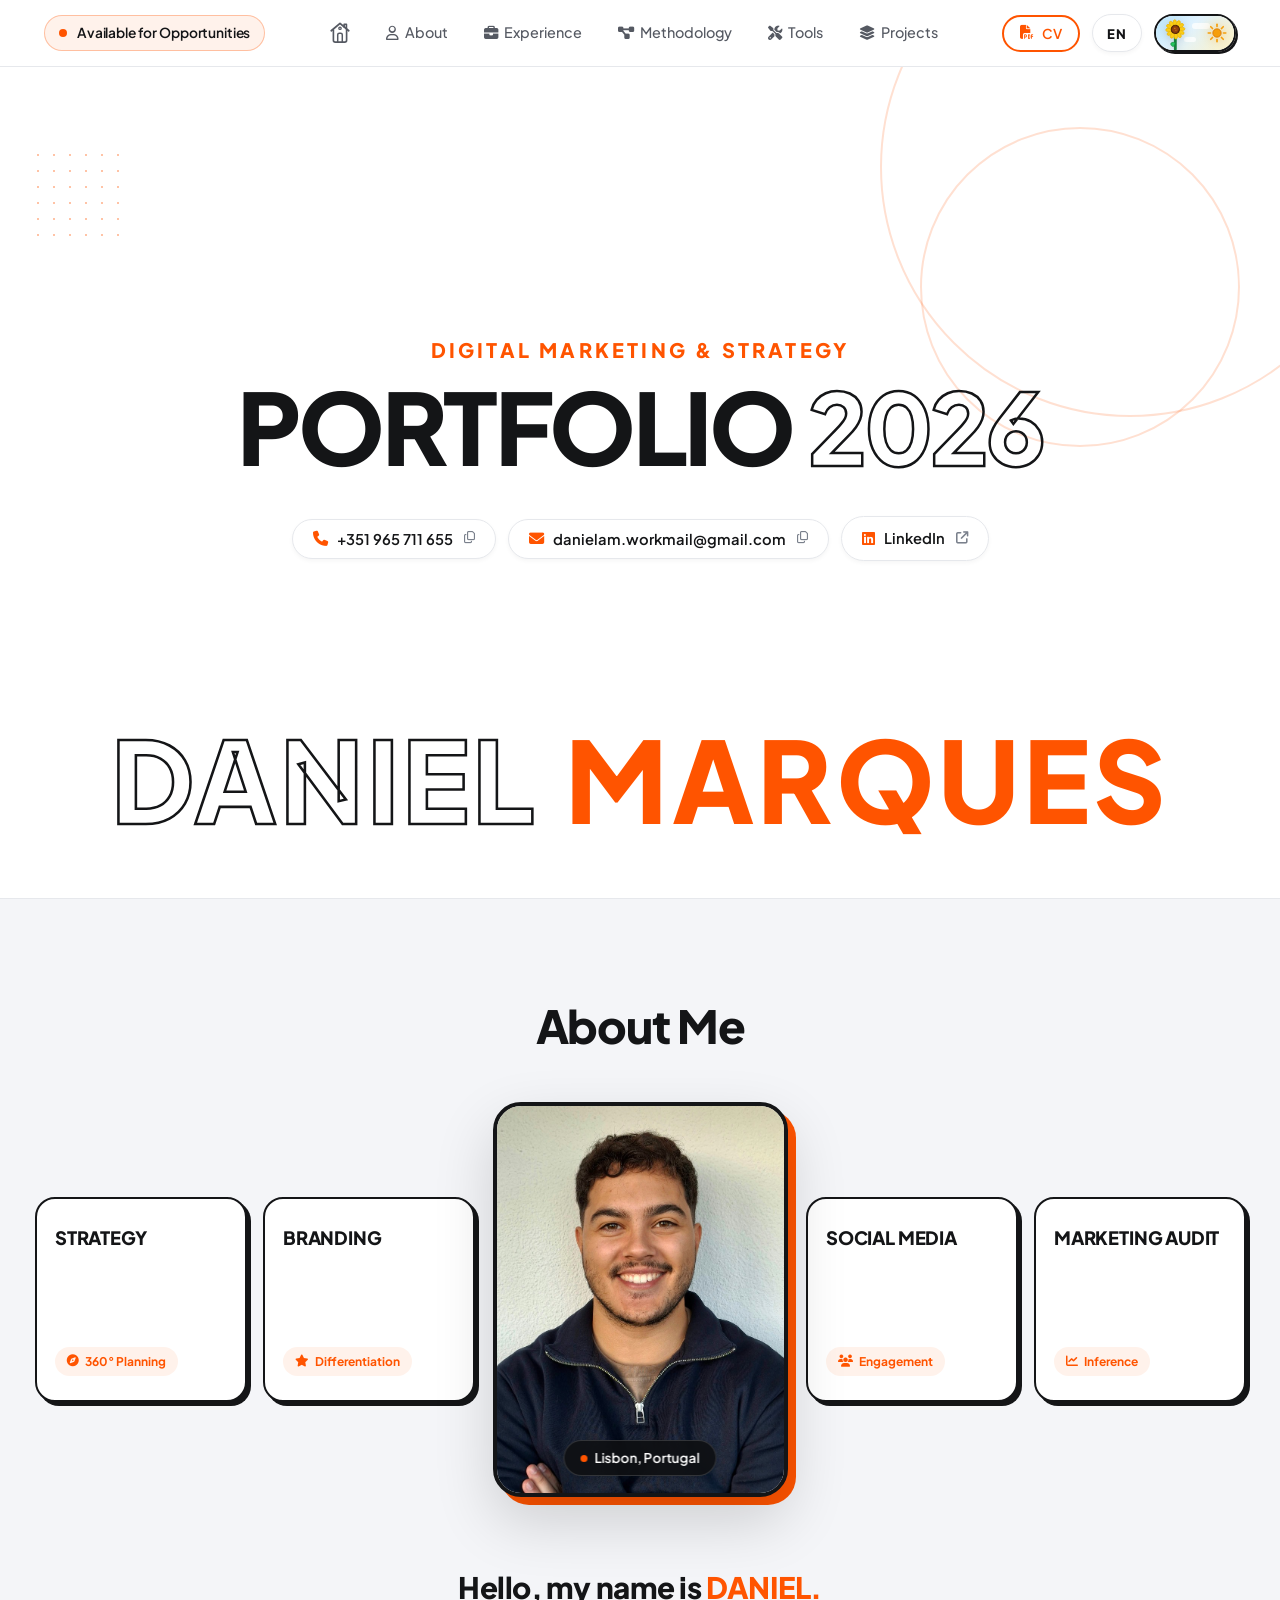
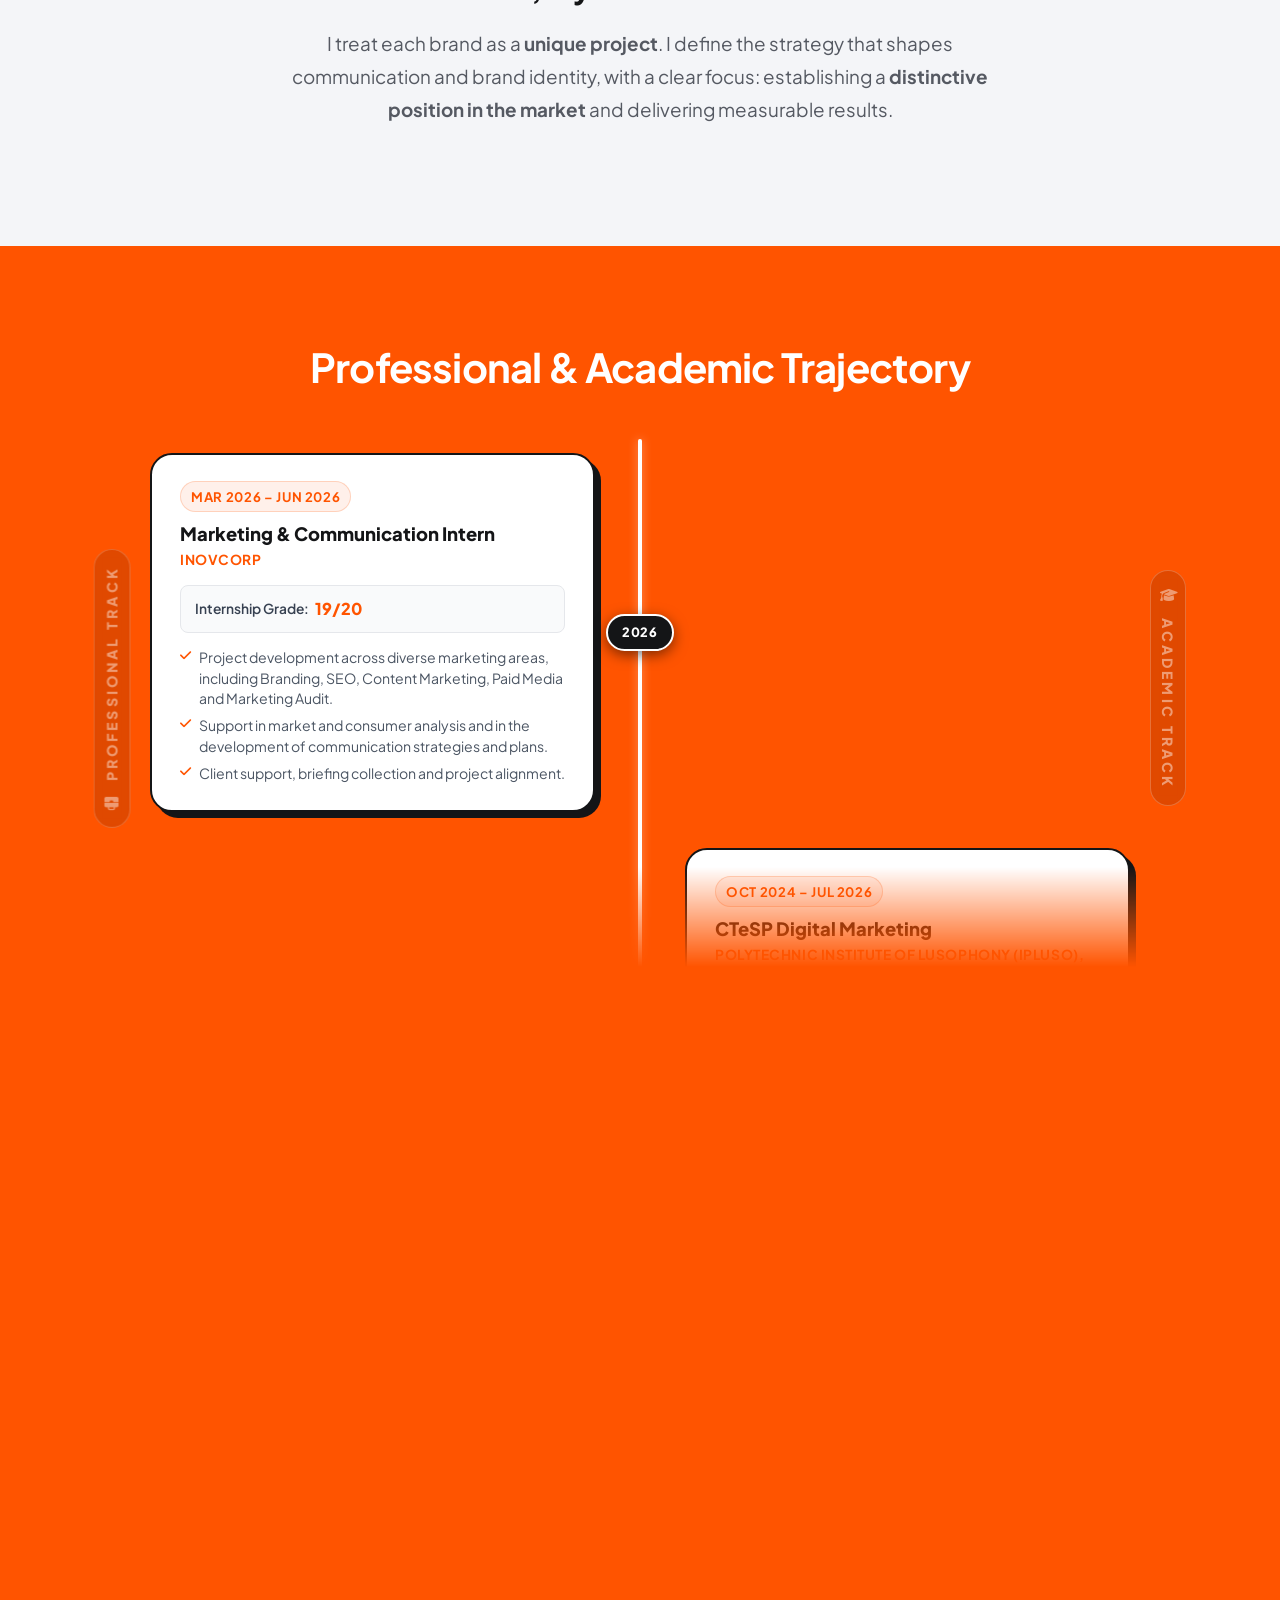
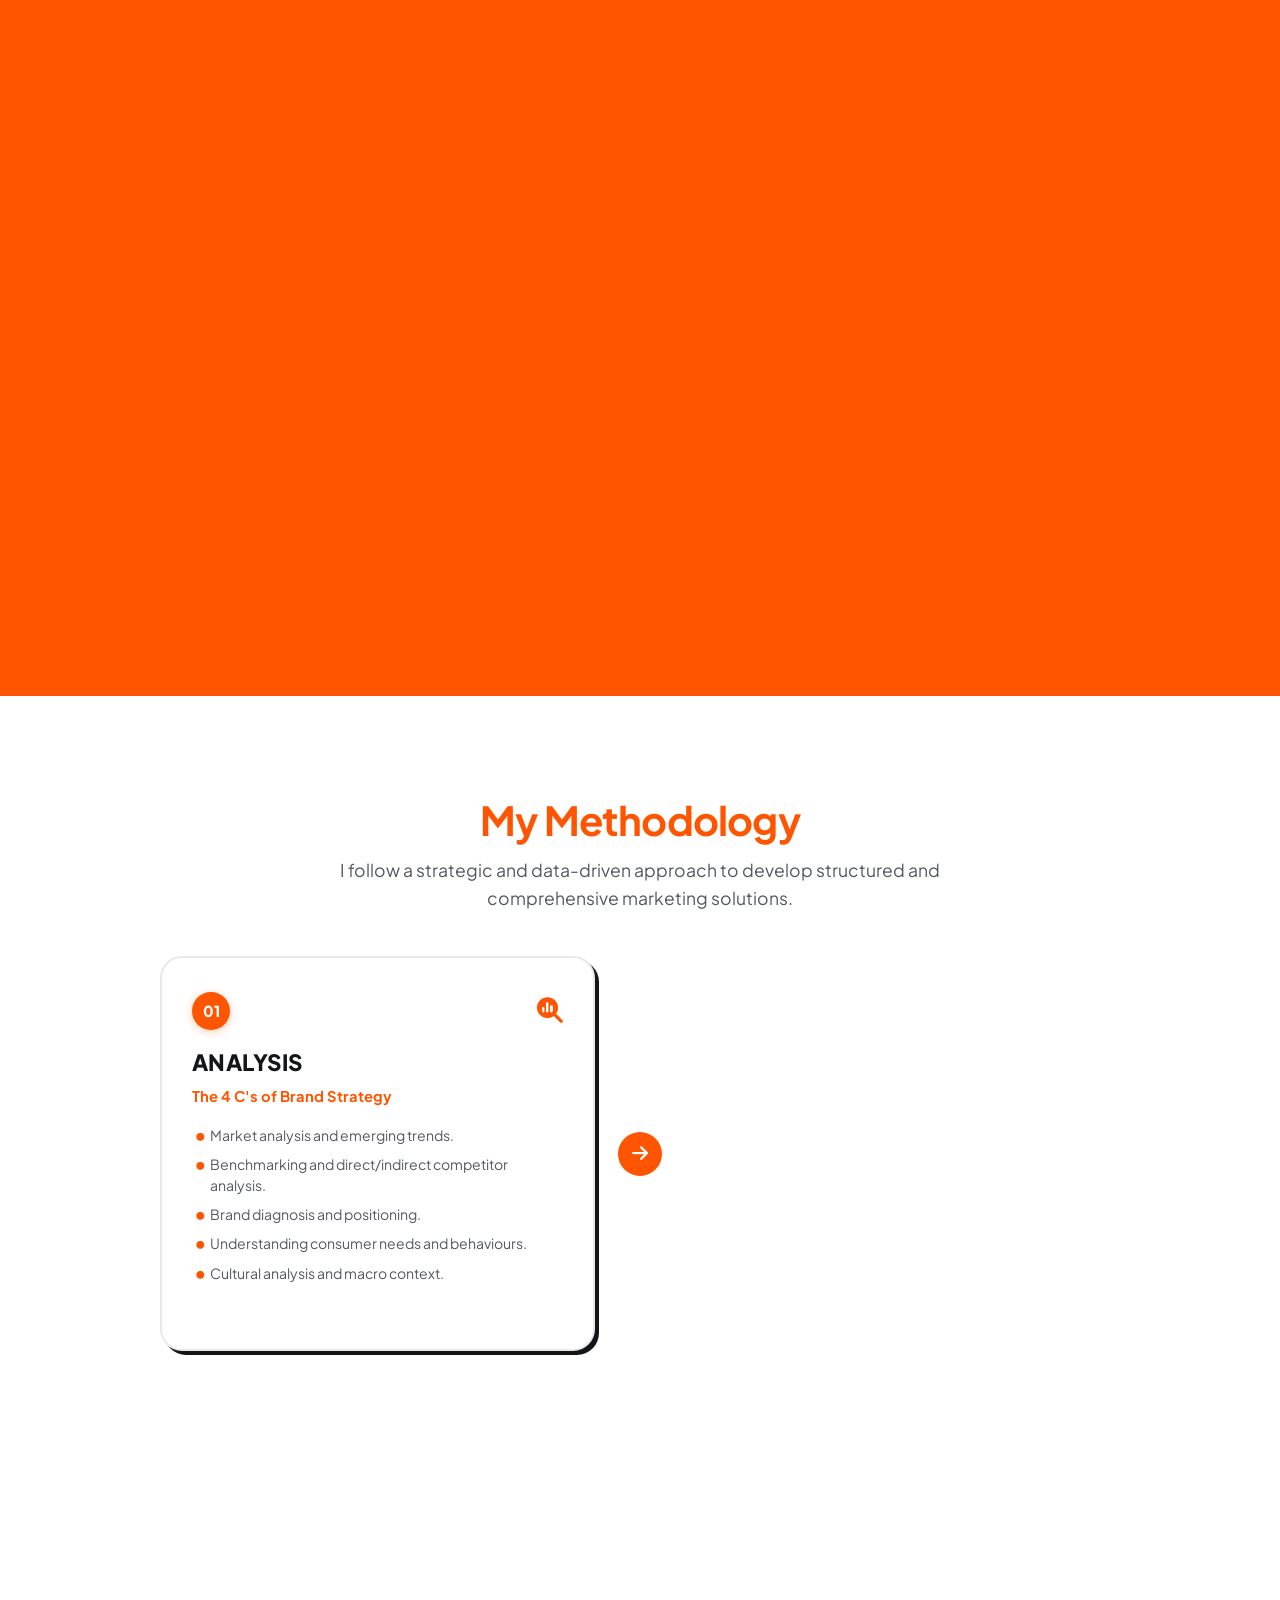
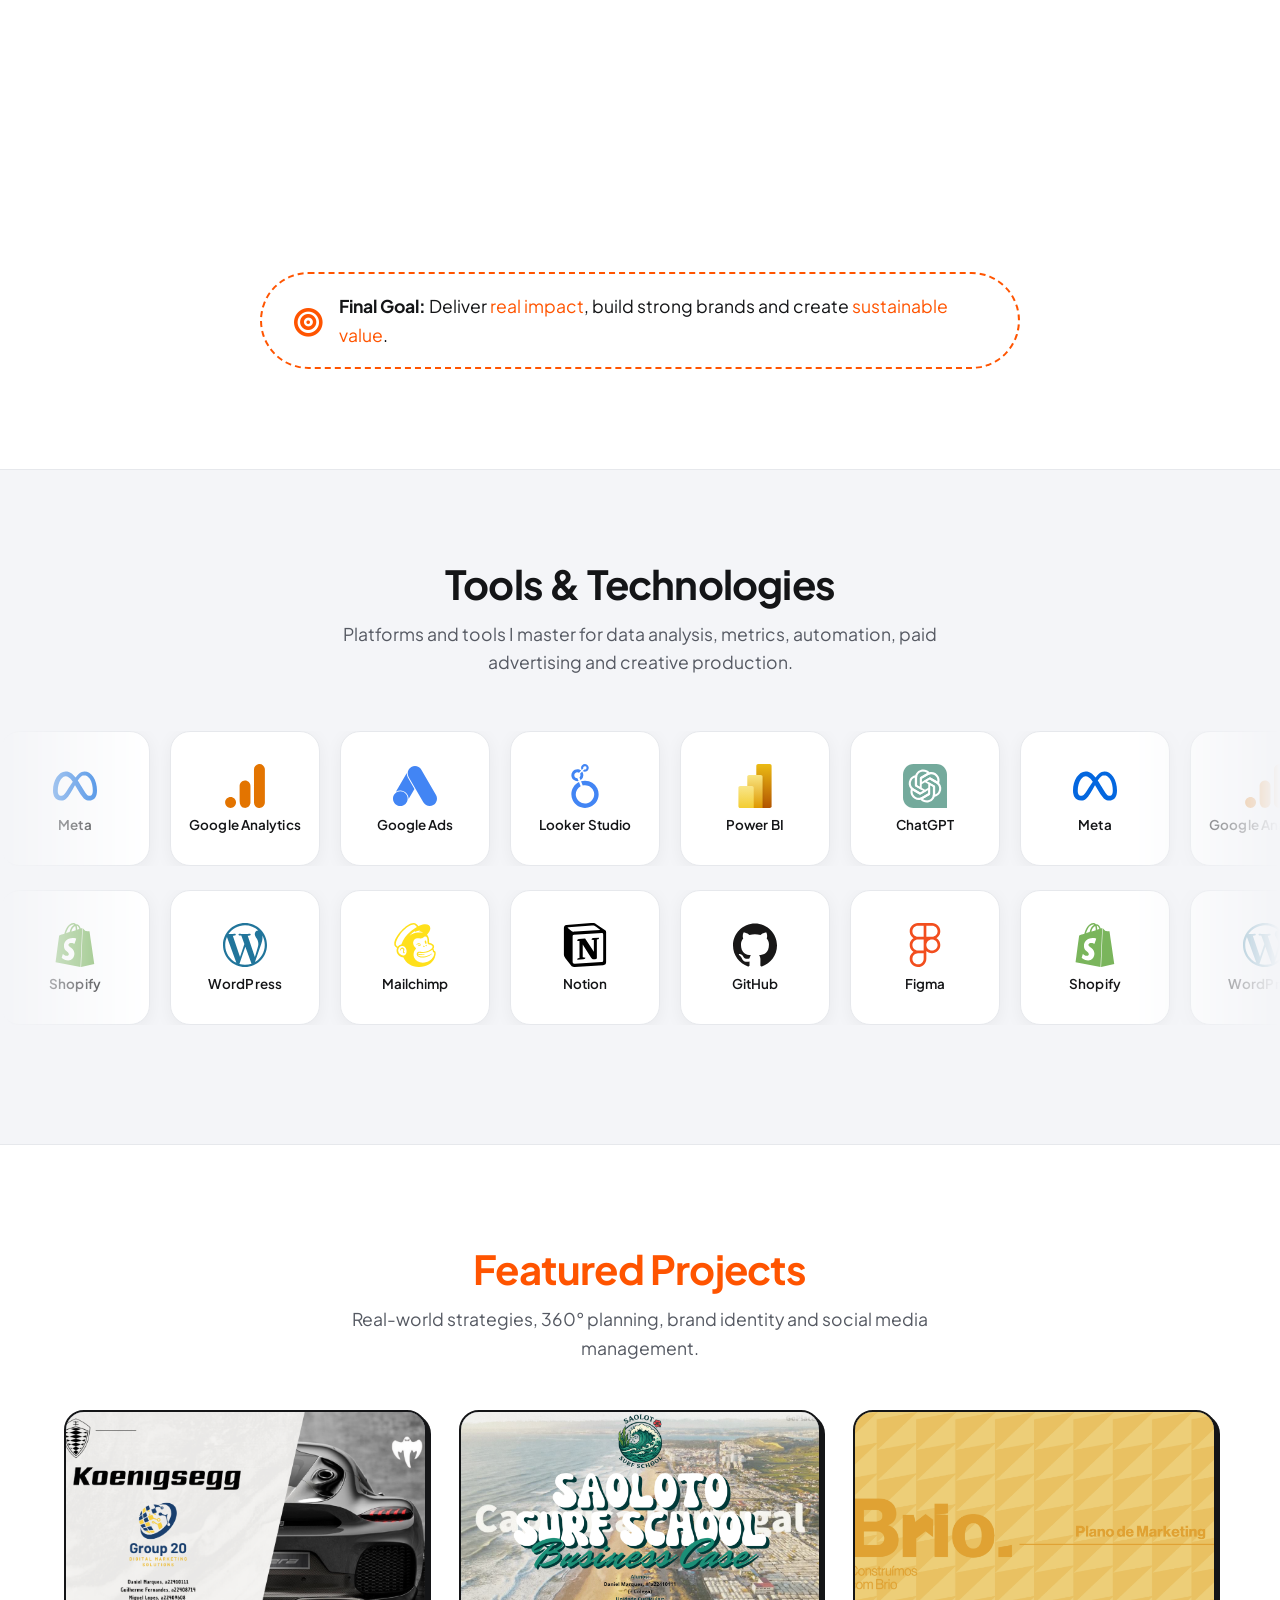
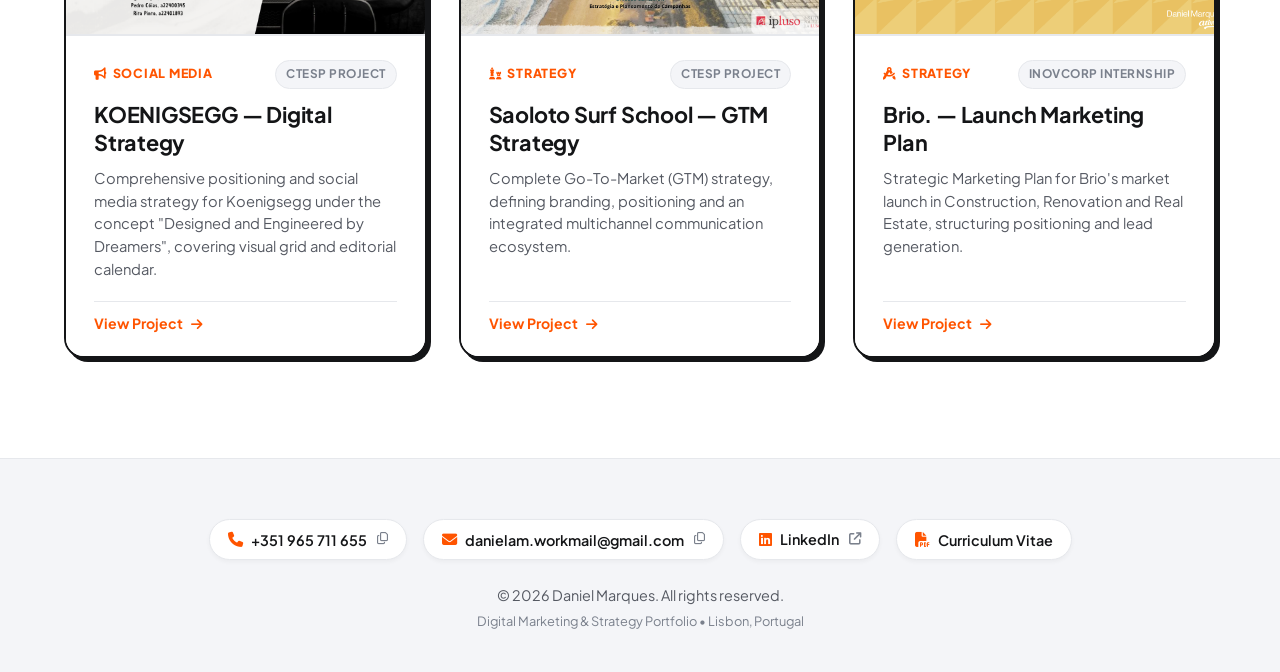
<file: index.html>
﻿<!DOCTYPE html>
<html lang="pt">
<head>
  <meta charset="UTF-8">
  <meta name="viewport" content="width=device-width, initial-scale=1.0">
  <title>Portfolio Daniel Marques</title>
  <link rel="icon" type="image/svg+xml" href="favicon.svg">
  <meta name="description" content="Portfólio de Marketing Digital e Estratégia de Daniel Marques. Estratégia de marca, social media, auditoria de marketing e planeamento de campanhas.">
  
  <!-- Google Fonts -->
  <link rel="preconnect" href="https://fonts.googleapis.com">
  <link rel="preconnect" href="https://fonts.gstatic.com" crossorigin>
  <link href="https://fonts.googleapis.com/css2?family=Plus+Jakarta+Sans:wght@300;400;500;600;700;800&family=Space+Grotesk:wght@500;700&display=swap" rel="stylesheet">
  
  <!-- FontAwesome Icons -->
  <link rel="stylesheet" href="https://cdnjs.cloudflare.com/ajax/libs/font-awesome/6.5.1/css/all.min.css">
  
  <link rel="stylesheet" href="style.css?v=2.2.2">
  <style>
    .inferno-pin-wrapper { position: relative; width: 24px; height: 28px; display: inline-flex; align-items: center; justify-content: center; }
    .inferno-svg-outline { width: 22px; height: 26px; max-width: 22px; max-height: 26px; display: block; opacity: 1; transition: opacity 0.22s ease, transform 0.22s cubic-bezier(0.16, 1, 0.3, 1); }
    .inferno-img-color { position: absolute; top: 50%; left: 50%; width: 28px; height: 28px; max-width: 28px; max-height: 28px; object-fit: contain; transform: translate(-50%, -50%) scale(0.8); opacity: 0; pointer-events: none; transition: opacity 0.25s cubic-bezier(0.16, 1, 0.3, 1), transform 0.25s cubic-bezier(0.16, 1, 0.3, 1); filter: drop-shadow(0 2px 6px rgba(0, 0, 0, 0.35)); }
    .nav-home-btn.nav-inferno-btn:hover .inferno-svg-outline { opacity: 0 !important; transform: scale(0.8) rotate(-4deg) !important; }
    .nav-home-btn.nav-inferno-btn:hover .inferno-img-color { opacity: 1 !important; transform: translate(-50%, -50%) scale(1.15) rotate(-3deg) !important; filter: drop-shadow(0 4px 12px rgba(255, 84, 0, 0.5)) !important; }
  </style>
</head>
<body>

  <!-- ================= TOP NAVIGATION / ÍNDICE ================= -->
  <header class="navbar" id="navbar">
    <div class="nav-container">
      <div class="nav-status-badge">
        <span class="pulse-dot"></span>
        <span class="nav-status-text">Disponível para Oportunidades</span>
      </div>

      <nav class="nav-menu" id="nav-menu">
        <ul class="nav-list">
          <li>
            <a href="#hero" class="nav-home-btn nav-inferno-btn" id="nav-home-btn" aria-label="Início • Voltar ao topo">
              <span class="inferno-pin-wrapper" style="position: relative; width: 24px; height: 28px; display: inline-flex; align-items: center; justify-content: center;">
                <!-- Clean Modern House Outline (Home) for Normal State -->
                <svg viewBox="0 0 24 26" class="inferno-svg-outline" width="22" height="26" style="width: 22px; height: 26px; max-width: 22px; max-height: 26px; display: block;" fill="none" stroke="currentColor" stroke-linecap="round" stroke-linejoin="round" aria-hidden="true">
                  <!-- Chimney -->
                  <path d="M 16.5,6.5 L 16.5,3.5 L 19,3.5 L 19,8.5" stroke-width="1.8"/>
                  <!-- Pitched Roof -->
                  <path d="M 2.5,10.5 L 12,2.5 L 21.5,10.5" stroke-width="2"/>
                  <!-- House Body -->
                  <path d="M 4.8,9.8 L 4.8,21 C 4.8,22.1 5.7,23 6.8,23 L 17.2,23 C 18.3,23 19.2,22.1 19.2,21 L 19.2,9.8" stroke-width="1.8"/>
                  <!-- Door -->
                  <path d="M 9.5,23 L 9.5,15 C 9.5,14 10.3,13.2 11.3,13.2 L 12.7,13.2 C 13.7,13.2 14.5,14 14.5,15 L 14.5,23" stroke-width="1.6"/>
                  <!-- Attic Window -->
                  <circle cx="12" cy="7.8" r="1.3" stroke-width="1.4"/>
                </svg>
                <!-- Full-Color Official CS:GO Inferno 2 Pin Image for Hover State -->
                <img src="inferno-pin.webp" alt="CS:GO Inferno 2 Pin" class="inferno-img-color" width="28" height="28" style="position: absolute; top: 50%; left: 50%; width: 28px; height: 28px; max-width: 28px; max-height: 28px; object-fit: contain; pointer-events: none;" aria-hidden="true">
              </span>
            </a>
          </li>
          <li><a href="#about" class="nav-link"><i class="fa-regular fa-user"></i> Sobre</a></li>
          <li><a href="#experience" class="nav-link"><i class="fa-solid fa-briefcase"></i> Percurso</a></li>
          <li><a href="#methodology" class="nav-link"><i class="fa-solid fa-diagram-project"></i> Metodologia</a></li>
          <li><a href="#tools" class="nav-link"><i class="fa-solid fa-screwdriver-wrench"></i> Ferramentas</a></li>
          <li><a href="#projects" class="nav-link"><i class="fa-solid fa-layer-group"></i> Projetos</a></li>
        </ul>
      </nav>

      <div class="nav-actions">
        <button class="btn btn-sm btn-outline nav-cv-btn" data-modal="modal-cv" aria-haspopup="dialog" title="View Curriculum Vitae">
          <i class="fa-solid fa-file-pdf"></i> CV
        </button>
        <!-- Single Language Toggle (Shows EN or PT, starts always in English) -->
        <button id="lang-toggle" class="btn btn-sm nav-lang-btn" title="Mudar para Português (PT)" aria-label="Mudar para Português (PT)">EN</button>
        <!-- Sunflower Heliotropism Theme Toggle (Easter Egg 🌻☀️🌙) -->
        <button id="theme-toggle" class="sunflower-toggle-btn" aria-label="Alternar tema">
          <span class="toggle-track">
            <!-- Day Sky Clouds / Night Sky Stars (Lua, 2 Estrelas ao Centro e Girassol) -->
            <span class="sky-elements" aria-hidden="true">
              <span class="star star-1">✦</span>
              <span class="star star-2">★</span>
              <span class="cloud cloud-1"></span>
              <span class="cloud cloud-2"></span>
            </span>

            <!-- Moon (Rises on the Left in Dark Mode) -->
            <span class="celestial-body moon-body" aria-hidden="true">
              <svg viewBox="0 0 24 24" width="18" height="18" fill="none">
                <path d="M 21 12.79 A 9 9 0 1 1 11.21 3 A 7 7 0 0 0 21 12.79 Z" fill="#FDE047" stroke="#EAB308" stroke-width="1.2" stroke-linejoin="round"/>
              </svg>
            </span>

            <!-- Sun (Shines on the Right in Light Mode) -->
            <span class="celestial-body sun-body" aria-hidden="true">
              <svg viewBox="0 0 24 24" width="20" height="20" fill="none">
                <circle cx="12" cy="12" r="5" fill="#F59E0B" stroke="#D97706" stroke-width="1"/>
                <g stroke="#F59E0B" stroke-width="2" stroke-linecap="round">
                  <line x1="12" y1="1.5" x2="12" y2="4.2"/>
                  <line x1="12" y1="19.8" x2="12" y2="22.5"/>
                  <line x1="1.5" y1="12" x2="4.2" y2="12"/>
                  <line x1="19.8" y1="12" x2="22.5" y2="12"/>
                  <line x1="4.5" y1="4.5" x2="6.6" y2="6.6"/>
                  <line x1="17.4" y1="17.4" x2="19.5" y2="19.5"/>
                  <line x1="4.5" y1="19.5" x2="6.6" y2="17.4"/>
                  <line x1="17.4" y1="6.6" x2="19.5" y2="4.5"/>
                </g>
              </svg>
            </span>

            <!-- Girassol & Ramo Fofinho Dinâmico (Ramo passa por detrás da flor) -->
            <div class="branch-rig" aria-hidden="true">
              <svg id="branch-svg-canvas" viewBox="0 0 82 38" class="branch-svg" preserveAspectRatio="xMidYMid meet">
                <!-- Ramo Contínuo Dinâmico (Renderizado por DETRÁS da flor) -->
                <path id="branch-stem-path" d="M 19 37 C 19 34, 19 30, 19 28 C 19 26, 19 25, 19 24" stroke="#15803D" stroke-width="3.2" stroke-linecap="round" stroke-linejoin="round" fill="none"/>
                <!-- Folhinha Dinâmica -->
                <path id="branch-leaf-path" d="M 19 30 C 14 28, 12 32, 16 34 C 18 35, 19 32, 19 30 Z" fill="#22C55E" stroke="#15803D" stroke-width="0.7"/>
                <!-- Cabeça do Girassol Centrada em (0,0) (Renderizada POR CIMA do ramo) -->
                <g id="branch-sunflower-head" transform="translate(19, 15) rotate(26)">
                  <g class="sunflower-petals" fill="#FACC15" stroke="#EAB308" stroke-width="0.7">
                    <ellipse cx="0" cy="-7.2" rx="2.0" ry="3.6"/>
                    <ellipse cx="0" cy="-7.2" rx="2.0" ry="3.6" transform="rotate(30)"/>
                    <ellipse cx="0" cy="-7.2" rx="2.0" ry="3.6" transform="rotate(60)"/>
                    <ellipse cx="0" cy="-7.2" rx="2.0" ry="3.6" transform="rotate(90)"/>
                    <ellipse cx="0" cy="-7.2" rx="2.0" ry="3.6" transform="rotate(120)"/>
                    <ellipse cx="0" cy="-7.2" rx="2.0" ry="3.6" transform="rotate(150)"/>
                    <ellipse cx="0" cy="-7.2" rx="2.0" ry="3.6" transform="rotate(180)"/>
                    <ellipse cx="0" cy="-7.2" rx="2.0" ry="3.6" transform="rotate(210)"/>
                    <ellipse cx="0" cy="-7.2" rx="2.0" ry="3.6" transform="rotate(240)"/>
                    <ellipse cx="0" cy="-7.2" rx="2.0" ry="3.6" transform="rotate(270)"/>
                    <ellipse cx="0" cy="-7.2" rx="2.0" ry="3.6" transform="rotate(300)"/>
                    <ellipse cx="0" cy="-7.2" rx="2.0" ry="3.6" transform="rotate(330)"/>
                  </g>
                  <circle cx="0" cy="0" r="4.6" fill="#78350F" stroke="#451A03" stroke-width="1"/>
                  <circle cx="0" cy="0" r="3.4" fill="#92400E"/>
                  <circle cx="-1" cy="-0.8" r="0.7" fill="#F59E0B" opacity="0.8"/>
                  <circle cx="1" cy="0.5" r="0.6" fill="#F59E0B" opacity="0.8"/>
                </g>
              </svg>
            </div>
          </span>
        </button>
        <button id="mobile-toggle" class="icon-btn mobile-only" aria-label="Abrir menu">
          <i class="fa-solid fa-bars"></i>
        </button>
      </div>
    </div>
  </header>

  <!-- ================= HERO SECTION ================= -->
  <section class="hero-section" id="hero">
    <div class="hero-decorations">
      <div class="circle-arc circle-arc-1"></div>
      <div class="circle-arc circle-arc-2"></div>
      <div class="dot-grid"></div>
    </div>

    <div class="container hero-content hero-centered">
      <div class="hero-titles text-center">
        <p class="hero-eyebrow">MARKETING DIGITAL & ESTRATÉGIA</p>
        <h1 class="hero-title">PORTFÓLIO <span class="highlight-year">2026</span></h1>
      </div>

      <!-- Hero Contacts Pills -->
      <div class="hero-contacts-pills">
        <button class="hero-pill-btn copy-btn" data-copy="+351 965 711 655" title="Clique para copiar">
          <i class="fa-solid fa-phone"></i>
          <span>+351 965 711 655</span>
          <i class="fa-regular fa-copy pill-copy-icon"></i>
        </button>
        <button class="hero-pill-btn copy-btn" data-copy="danielam.workmail@gmail.com" title="Clique para copiar">
          <i class="fa-solid fa-envelope"></i>
          <span>danielam.workmail@gmail.com</span>
          <i class="fa-regular fa-copy pill-copy-icon"></i>
        </button>
        <a href="https://www.linkedin.com/in/daniel-amorim-marques-2092b6295/" target="_blank" rel="noopener noreferrer" class="hero-pill-btn">
          <i class="fa-brands fa-linkedin"></i>
          <span>LinkedIn</span>
          <i class="fa-solid fa-arrow-up-right-from-square pill-ext-icon"></i>
        </a>
      </div>
    </div>

    <!-- Giant Name across bottom of Hero: DANIEL (Outline) + MARQUES (Orange) -->
    <div class="hero-bottom-name">
      <span class="name-outline">DANIEL</span>
      <span class="name-orange">MARQUES</span>
    </div>
  </section>

  <!-- ================= ABOUT & SPECIALIZATION STAGE ================= -->
  <section class="about-section" id="about">
    <div class="container">

      <!-- Section Title -->
      <div class="section-heading text-center">
        <h2 class="section-title">Sobre Mim</h2>
      </div>

      <!-- Interactive 5-Piece Stage: Center Photo + 2 Cards Left + 2 Cards Right -->
      <div class="specialization-stage" id="specializationStage">
        
        <!-- 2 Cards Left -->
        <div class="stage-wing stage-wing-left">
          
          <!-- Card 1: Strategy (Far Left) -->
          <article class="spec-card card-left-1" data-pillar="strategy">
            <div class="spec-card-body">
              <h3 class="spec-title">ESTRATÉGIA</h3>
              
            </div>
            <div class="spec-tag"><i class="fa-solid fa-compass"></i> Planeamento 360°</div>
          </article>

          <!-- Card 2: Branding (Near Left) -->
          <article class="spec-card card-left-2" data-pillar="branding">
            <div class="spec-card-body">
              <h3 class="spec-title">BRANDING</h3>
              
            </div>
            <div class="spec-tag"><i class="fa-solid fa-star"></i> Diferenciação</div>
          </article>

        </div>

        <!-- Center: Daniel's Portrait Card -->
        <div class="stage-center-portrait" id="stageCenterPortrait">
          <div class="portrait-card-frame">
            <img src="daniel_photo.jpg" alt="Daniel Marques" class="stage-portrait-img">
            <div class="portrait-badge">
              <span class="pulse-dot"></span>
              <span class="portrait-name">Lisboa, Portugal</span>
            </div>
          </div>
        </div>

        <!-- 2 Cards Right -->
        <div class="stage-wing stage-wing-right">
          
          <!-- Card 3: Social Media (Near Right) -->
          <article class="spec-card card-right-1" data-pillar="social">
            <div class="spec-card-body">
              <h3 class="spec-title">REDES SOCIAIS</h3>
              
            </div>
            <div class="spec-tag"><i class="fa-solid fa-users"></i> Envolvimento</div>
          </article>

          <!-- Card 4: Marketing Audit (Far Right) -->
          <article class="spec-card card-right-2" data-pillar="audit">
            <div class="spec-card-body">
              <h3 class="spec-title">AUDITORIA DE MARKETING</h3>
              
            </div>
            <div class="spec-tag"><i class="fa-solid fa-chart-line"></i> Inferência</div>
          </article>

        </div>

      </div>

      <!-- Text about me below the portrait (Clean, no card box, no contacts) -->
      <div class="about-scroll-bio" id="aboutScrollBio">
        <h3 class="bio-intro-title">
          Olá, o meu nome é <span class="text-orange">DANIEL.</span>
        </h3>
        <p class="bio-main-text">
          Trato cada marca como um <strong>projeto único</strong>. Desenvolvo a estratégia que molda a sua comunicação e identidade de marca, com um foco claro: estabelecer uma <strong>posição distintiva no mercado</strong> e gerar resultados mensuráveis.
        </p>
      </div>

    </div>
  </section>

  <!-- ================= TIMELINE VERTICAL (ESQ: PROFISSIONAL | DRT: ACADÉMICO) ================= -->
  <section class="timeline-section" id="experience">
    <div class="timeline-sticky-pin" id="timelineStickyPin">
      <div class="container">
        <div class="section-heading text-center">
          <h2 class="section-title text-white">Trajetória Profissional & Académica</h2>
        </div>

      <!-- Vertical Timeline Outer Container with Pinned Side Rails -->
      <div class="timeline-outer-container">
        
        <!-- Side Vertical Track Labels -->
        <div class="timeline-side-rail rail-left" aria-hidden="true">
          <span class="rail-title"><i class="fa-solid fa-briefcase"></i> PERCURSO PROFISSIONAL</span>
        </div>
        <div class="timeline-side-rail rail-right" aria-hidden="true">
          <span class="rail-title"><i class="fa-solid fa-graduation-cap"></i> PERCURSO ACADÉMICO</span>
        </div>

        <!-- Constrained Height Window with Top & Bottom Fade (Max ~1 1/2 cards visible at a time) -->
        <div class="timeline-scroll-window" id="timelineScrollWindow" tabindex="0" aria-label="Trajetória Profissional e Académica interativa">
          
          <!-- Vertical Timeline Rows (Alternating: Esq Estágio, Drt CTeSP, Esq Freelancing, Drt EDIT) -->
          <div class="timeline-v-stream">

            <!-- Central Vertical Spine Line (Continuous from start to finish) -->
            <div class="timeline-vertical-spine"></div>

                        <!-- 1. ESQ (Left / Profissional): InovCorp -->
            <div class="timeline-v-row row-left">
              <div class="timeline-v-slot slot-left">
                <article class="timeline-v-card professional-card">
                  <div class="t-card-header">
                    <span class="t-date">Mar 2026 – Jun 2026</span>
                  </div>
                  <h3 class="t-role">Estagiário de Marketing e Comunicação</h3>
                  <h4 class="t-entity">InovCorp</h4>
                  <div class="t-highlight-box">
                    <span class="t-grade-tag">Avaliação do estágio: <strong>19 Valores</strong></span>
                  </div>
                  <ul class="t-duties">
                    <li><i class="fa-solid fa-check"></i> Desenvolvimento de projetos em diferentes áreas do marketing, incluindo Branding, SEO, Marketing de Conteúdos, Paid Media e Auditoria de Marketing.</li>
                    <li><i class="fa-solid fa-check"></i> Apoio na análise de mercado, consumidor e no desenvolvimento de estratégias e planos de comunicação.</li>
                    <li><i class="fa-solid fa-check"></i> Acompanhamento de clientes, recolha de briefings e alinhamento de projetos.</li>
                  </ul>
                </article>
              </div>
              
              <!-- Center Date Node -->
              <div class="timeline-v-node">
                <span class="node-year-pill">2026</span>
              </div>

              <div class="timeline-v-slot slot-right empty-slot"></div>
            </div>

            <!-- 2. DRT (Right / Académico): CTeSP IPLUSO -->
            <div class="timeline-v-row row-right">
              <div class="timeline-v-slot slot-left empty-slot"></div>

              <!-- Center Date Node -->
              <div class="timeline-v-node">
                <span class="node-year-pill">2024–2026</span>
              </div>

              <div class="timeline-v-slot slot-right">
                <article class="timeline-v-card academic-card">
                  <div class="t-card-header">
                    <span class="t-date">Out 2024 – Jul 2026</span>
                  </div>
                  <h3 class="t-role">CTeSP Marketing Digital</h3>
                  <h4 class="t-entity">Instituto Politécnico Lusófono (IPLUSO), Lisboa</h4>
                  <div class="t-highlight-box">
                    <span class="t-grade-tag grade-gold">Média Final: <strong>18 Valores</strong></span>
                  </div>
                  <div class="t-areas-container">
                    <span class="t-areas-label"><strong>Áreas de formação:</strong></span>
                    <ul class="t-duties t-areas-list">
                      <li><i class="fa-solid fa-arrow-right text-orange"></i> Estratégia e Planeamento de Campanhas</li>
                      <li><i class="fa-solid fa-arrow-right text-orange"></i> Marketing de Conteúdos</li>
                      <li><i class="fa-solid fa-arrow-right text-orange"></i> Marketing em Redes Sociais</li>
                      <li><i class="fa-solid fa-arrow-right text-orange"></i> SEO</li>
                      <li><i class="fa-solid fa-arrow-right text-orange"></i> Publicidade Online</li>
                      <li><i class="fa-solid fa-arrow-right text-orange"></i> Métricas e Avaliação de Desempenho</li>
                      <li><i class="fa-solid fa-arrow-right text-orange"></i> Estudos de Mercado</li>
                    </ul>
                  </div>
                </article>
              </div>
            </div>

            <!-- 3. ESQ (Left / Profissional): STREAM PLAN EVENTS -->
            <div class="timeline-v-row row-left">
              <div class="timeline-v-slot slot-left">
                <article class="timeline-v-card professional-card">
                  <div class="t-card-header">
                    <span class="t-date">Out 2025 – Fev 2026</span>
                  </div>
                  <h3 class="t-role">Assistente de Marketing em Redes Sociais</h3>
                  <h4 class="t-entity">STREAM PLAN EVENTS</h4>
                  <div class="t-highlight-box">
                    <p class="t-project-note"><strong>Projeto:</strong> Ride Across Portugal</p>
                  </div>
                  <ul class="t-duties">
                    <li><i class="fa-solid fa-check"></i> Análise de mercado e do consumidor para apoiar decisões de comunicação no projeto Ride Across Portugal.</li>
                    <li><i class="fa-solid fa-check"></i> Elaboração da estratégia de redes sociais, incluindo planeamento, criação e agendamento de conteúdos.</li>
                    <li><i class="fa-solid fa-check"></i> Gestão de comunidade e acompanhamento da interação com o público nas plataformas digitais.</li>
                    <li><i class="fa-solid fa-check"></i> Análise de métricas para acompanhar o desempenho das ações desenvolvidas.</li>
                  </ul>
                </article>
              </div>

              <!-- Center Date Node -->
              <div class="timeline-v-node">
                <span class="node-year-pill">2025–2026</span>
              </div>

              <div class="timeline-v-slot slot-right empty-slot"></div>
            </div>

            <!-- 4. DRT (Right / Académico): EDIT. -->
            <div class="timeline-v-row row-right">
              <div class="timeline-v-slot slot-left empty-slot"></div>

              <!-- Center Date Node -->
              <div class="timeline-v-node">
                <span class="node-year-pill">2024</span>
              </div>

              <div class="timeline-v-slot slot-right">
                <article class="timeline-v-card academic-card">
                  <div class="t-card-header">
                    <span class="t-date">Mar 2024 – Jul 2024</span>
                  </div>
                  <h3 class="t-role">Digital Marketing & Strategy</h3>
                  <h4 class="t-entity">EDIT., Disruptive Digital Education</h4>
                  <div class="t-highlight-box">
                    <span class="t-grade-tag grade-gold">Média Final: <strong>17 Valores</strong></span>
                    <p class="t-project-note"><strong>Projeto 360º:</strong> Bandida do Pomar</p>
                  </div>
                  <div class="t-areas-container">
                    <span class="t-areas-label"><strong>Áreas de formação:</strong></span>
                    <ul class="t-duties t-areas-list">
                      <li><i class="fa-solid fa-arrow-right text-orange"></i> Estratégia Digital</li>
                      <li><i class="fa-solid fa-arrow-right text-orange"></i> Marketing de Conteúdos e Web Copywriting</li>
                      <li><i class="fa-solid fa-arrow-right text-orange"></i> SEO e SEM</li>
                      <li><i class="fa-solid fa-arrow-right text-orange"></i> Google Search Ads</li>
                      <li><i class="fa-solid fa-arrow-right text-orange"></i> Display Ads</li>
                      <li><i class="fa-solid fa-arrow-right text-orange"></i> Redes Sociais</li>
                      <li><i class="fa-solid fa-arrow-right text-orange"></i> Email Marketing</li>
                      <li><i class="fa-solid fa-arrow-right text-orange"></i> Métricas e Analítica</li>
                      <li><i class="fa-solid fa-arrow-right text-orange"></i> E-commerce</li>
                    </ul>
                  </div>
                </article>
              </div>
            </div>

        </div>
      </div>
    </div>
  </div>
  </div>
</section>

  <!-- ================= METHODOLOGY ================= -->
  <section class="methodology-section" id="methodology">
    <div class="container">
      <div class="section-heading text-center">
        <h2 class="section-title text-orange">A Minha Metodologia</h2>
        <p class="section-sub">Sigo uma abordagem estratégica e orientada por dados para desenvolver soluções de marketing estruturadas e abrangentes.</p>
      </div>

      <!-- Interactive 3x3 Cycle Grid (Esq -> Drt -> Baixo Drt -> Baixo Esq) -->
      <div class="methodology-interactive-cycle" id="methodologyCycle">
        
        <!-- ROW 1, COL 1: Step 01 (ANALYSIS) -->
        <div class="method-card step-card-1 revealed" id="methodCard1" data-step="1">
          <div class="step-card-header">
            <span class="step-badge">01</span>
            <div class="method-icon"><i class="fa-solid fa-magnifying-glass-chart"></i></div>
          </div>
          <h3 class="method-step-title">ANÁLISE</h3>
          <p class="method-subtitle">Os 4 C's da Estratégia de Marca</p>
          <ul class="method-checklist">
            <li>Análise de mercado e tendências emergentes.</li>
            <li>Benchmarking e análise de concorrentes diretos/indiretos.</li>
            <li>Diagnóstico e posicionamento de marca.</li>
            <li>Compreensão de necessidades e comportamentos do consumidor.</li>
            <li>Análise cultural e contexto envolvente.</li>
          </ul>
        </div>

        <!-- ROW 1, COL 2: Arrow 1 -> 2 (Right) -->
        <button class="cycle-arrow-btn arrow-to-2 active-next" id="arrowTo2" data-target="2" title="Clique para revelar a etapa 02: Estratégia" aria-label="Avançar para Estratégia">
          <i class="fa-solid fa-arrow-right"></i>
        </button>

        <!-- ROW 1, COL 3: Step 02 (STRATEGY) -->
        <div class="method-card step-card-2" id="methodCard2" data-step="2">
          <div class="step-card-header">
            <span class="step-badge">02</span>
            <div class="method-icon"><i class="fa-solid fa-compass-drafting"></i></div>
          </div>
          <h3 class="method-step-title">ESTRATÉGIA</h3>
          <p class="method-subtitle">Plano de Comunicação & Editorial</p>
          <ul class="method-checklist">
            <li>Definição clara de objetivos de negócio e marketing.</li>
            <li>Território de marca, tom de voz e mensagens-chave.</li>
            <li>Seleção estratégica de canais e públicos-alvo.</li>
            <li>Desenvolvimento do ecossistema de comunicação.</li>
            <li>Criação do calendário editorial e planeamento de conteúdos.</li>
          </ul>
        </div>

        <!-- ROW 2, COL 3: Arrow 2 -> 3 (Down) -->
        <button class="cycle-arrow-btn arrow-to-3" id="arrowTo3" data-target="3" title="Clique para revelar a etapa 03: Execução" aria-label="Avançar para Execução">
          <i class="fa-solid fa-arrow-down"></i>
        </button>

        <!-- ROW 3, COL 3: Step 03 (EXECUTION) -->
        <div class="method-card step-card-3" id="methodCard3" data-step="3">
          <div class="step-card-header">
            <span class="step-badge">03</span>
            <div class="method-icon"><i class="fa-solid fa-rocket"></i></div>
          </div>
          <h3 class="method-step-title">EXECUÇÃO</h3>
          <p class="method-subtitle">Implementação & Ativação</p>
          <ul class="method-checklist">
            <li>Produção criativa de conteúdos e peças de campanha.</li>
            <li>Gestão operacional e ativação nos canais digitais.</li>
            <li>Coordenação e alinhamento multicanal.</li>
            <li>Acompanhamento diário e gestão do plano de ação.</li>
          </ul>
        </div>

        <!-- ROW 3, COL 2: Arrow 3 -> 4 (Left) -->
        <button class="cycle-arrow-btn arrow-to-4" id="arrowTo4" data-target="4" title="Clique para revelar a etapa 04: Otimização" aria-label="Avançar para Otimização">
          <i class="fa-solid fa-arrow-left"></i>
        </button>

        <!-- ROW 3, COL 1: Step 04 (OPTIMISATION) -->
        <div class="method-card step-card-4" id="methodCard4" data-step="4">
          <div class="step-card-header">
            <span class="step-badge">04</span>
            <div class="method-icon"><i class="fa-solid fa-chart-line"></i></div>
          </div>
          <h3 class="method-step-title">ANÁLISE & OTIMIZAÇÃO</h3>
          <p class="method-subtitle">Avaliação & Melhoria Contínua</p>
          <ul class="method-checklist">
            <li>Monitorização em tempo real de resultados.</li>
            <li>Análise analítica de dados e tracking de KPIs chave.</li>
            <li>Identificação de oportunidades e pontos de fricção.</li>
            <li>Otimização contínua de campanhas e estratégias futuras.</li>
          </ul>
        </div>

        <!-- ROW 2, COL 1: Arrow 4 -> 1 (Up) -->
        <button class="cycle-arrow-btn arrow-to-1" id="arrowTo1" data-target="1" title="Ciclo contínuo de otimização para análise" aria-label="Voltar à Análise">
          <i class="fa-solid fa-arrow-up"></i>
        </button>

      </div>

      <!-- Goal Callout Banner -->
      <div class="goal-callout">
        <div class="goal-icon"><i class="fa-solid fa-bullseye"></i></div>
        <div class="goal-text">
          <strong>Objetivo Final:</strong> Gerar <span class="text-orange">impacto real</span>, construir marcas fortes e criar <span class="text-orange">valor sustentável</span>.
        </div>
      </div>
    </div>
  </section>

  <!-- ================= TOOLS & TECH STACK (DAVID GOMES STYLE INFINITE CAROUSEL) ================= -->
  <section class="tools-section" id="tools">
    <div class="container">
      <div class="section-heading text-center">
        <h2 class="section-title">Ferramentas & Tecnologias</h2>
        <p class="section-sub">Plataformas e ferramentas que domino para análise de dados, métricas, automação, publicidade e criação.</p>
      </div>
    </div>

    <!-- Full-width Viewport Breakout Carousel Section -->
    <div class="skills-carousel-section">
      
      <!-- Track 1: Scrolling Left (6 tools repeated 3x = 18 cards) -->
      <div class="skills-carousel-track-wrapper">
        <div class="skills-carousel-track">
          <!-- Set 1 -->
          <div class="skill-card-modern">
            <div class="skill-card-icon"><img src="assets/tools/meta.svg" alt="Meta" class="tool-logo-img"></div>
            <span class="skill-card-name">Meta</span>
          </div>
          <div class="skill-card-modern">
            <div class="skill-card-icon"><img src="assets/tools/googleanalytics.svg" alt="Google Analytics" class="tool-logo-img"></div>
            <span class="skill-card-name">Google Analytics</span>
          </div>
          <div class="skill-card-modern">
            <div class="skill-card-icon"><img src="assets/tools/googleads.svg" alt="Google Ads" class="tool-logo-img"></div>
            <span class="skill-card-name">Google Ads</span>
          </div>
          <div class="skill-card-modern">
            <div class="skill-card-icon"><img src="assets/tools/lookerstudio.svg" alt="Looker Studio" class="tool-logo-img"></div>
            <span class="skill-card-name">Looker Studio</span>
          </div>
          <div class="skill-card-modern">
            <div class="skill-card-icon"><img src="assets/tools/powerbi.svg" alt="Power BI" class="tool-logo-img"></div>
            <span class="skill-card-name">Power BI</span>
          </div>
          <div class="skill-card-modern">
            <div class="skill-card-icon"><img src="assets/tools/chatgpt.svg" alt="ChatGPT" class="tool-logo-img"></div>
            <span class="skill-card-name">ChatGPT</span>
          </div>

          <!-- Set 2 -->
          <div class="skill-card-modern" aria-hidden="true">
            <div class="skill-card-icon"><img src="assets/tools/meta.svg" alt="Meta" class="tool-logo-img"></div>
            <span class="skill-card-name">Meta</span>
          </div>
          <div class="skill-card-modern" aria-hidden="true">
            <div class="skill-card-icon"><img src="assets/tools/googleanalytics.svg" alt="Google Analytics" class="tool-logo-img"></div>
            <span class="skill-card-name">Google Analytics</span>
          </div>
          <div class="skill-card-modern" aria-hidden="true">
            <div class="skill-card-icon"><img src="assets/tools/googleads.svg" alt="Google Ads" class="tool-logo-img"></div>
            <span class="skill-card-name">Google Ads</span>
          </div>
          <div class="skill-card-modern" aria-hidden="true">
            <div class="skill-card-icon"><img src="assets/tools/lookerstudio.svg" alt="Looker Studio" class="tool-logo-img"></div>
            <span class="skill-card-name">Looker Studio</span>
          </div>
          <div class="skill-card-modern" aria-hidden="true">
            <div class="skill-card-icon"><img src="assets/tools/powerbi.svg" alt="Power BI" class="tool-logo-img"></div>
            <span class="skill-card-name">Power BI</span>
          </div>
          <div class="skill-card-modern" aria-hidden="true">
            <div class="skill-card-icon"><img src="assets/tools/chatgpt.svg" alt="ChatGPT" class="tool-logo-img"></div>
            <span class="skill-card-name">ChatGPT</span>
          </div>

          <!-- Set 3 -->
          <div class="skill-card-modern" aria-hidden="true">
            <div class="skill-card-icon"><img src="assets/tools/meta.svg" alt="Meta" class="tool-logo-img"></div>
            <span class="skill-card-name">Meta</span>
          </div>
          <div class="skill-card-modern" aria-hidden="true">
            <div class="skill-card-icon"><img src="assets/tools/googleanalytics.svg" alt="Google Analytics" class="tool-logo-img"></div>
            <span class="skill-card-name">Google Analytics</span>
          </div>
          <div class="skill-card-modern" aria-hidden="true">
            <div class="skill-card-icon"><img src="assets/tools/googleads.svg" alt="Google Ads" class="tool-logo-img"></div>
            <span class="skill-card-name">Google Ads</span>
          </div>
          <div class="skill-card-modern" aria-hidden="true">
            <div class="skill-card-icon"><img src="assets/tools/lookerstudio.svg" alt="Looker Studio" class="tool-logo-img"></div>
            <span class="skill-card-name">Looker Studio</span>
          </div>
          <div class="skill-card-modern" aria-hidden="true">
            <div class="skill-card-icon"><img src="assets/tools/powerbi.svg" alt="Power BI" class="tool-logo-img"></div>
            <span class="skill-card-name">Power BI</span>
          </div>
          <div class="skill-card-modern" aria-hidden="true">
            <div class="skill-card-icon"><img src="assets/tools/chatgpt.svg" alt="ChatGPT" class="tool-logo-img"></div>
            <span class="skill-card-name">ChatGPT</span>
          </div>
        </div>
      </div>

      <!-- Track 2: Scrolling Right (6 tools repeated 3x = 18 cards) -->
      <div class="skills-carousel-track-wrapper">
        <div class="skills-carousel-track reverse">
          <!-- Set 1 -->
          <div class="skill-card-modern">
            <div class="skill-card-icon"><img src="assets/tools/shopify.svg" alt="Shopify" class="tool-logo-img"></div>
            <span class="skill-card-name">Shopify</span>
          </div>
          <div class="skill-card-modern">
            <div class="skill-card-icon"><img src="assets/tools/wordpress.svg" alt="WordPress" class="tool-logo-img"></div>
            <span class="skill-card-name">WordPress</span>
          </div>
          <div class="skill-card-modern">
            <div class="skill-card-icon"><img src="assets/tools/mailchimp.svg" alt="Mailchimp" class="tool-logo-img"></div>
            <span class="skill-card-name">Mailchimp</span>
          </div>
          <div class="skill-card-modern">
            <div class="skill-card-icon"><img src="assets/tools/notion.svg" alt="Notion" class="tool-logo-img"></div>
            <span class="skill-card-name">Notion</span>
          </div>
          <div class="skill-card-modern">
            <div class="skill-card-icon"><img src="assets/tools/github.svg" alt="GitHub" class="tool-logo-img"></div>
            <span class="skill-card-name">GitHub</span>
          </div>
          <div class="skill-card-modern">
            <div class="skill-card-icon"><img src="assets/tools/figma.svg" alt="Figma" class="tool-logo-img"></div>
            <span class="skill-card-name">Figma</span>
          </div>

          <!-- Set 2 -->
          <div class="skill-card-modern" aria-hidden="true">
            <div class="skill-card-icon"><img src="assets/tools/shopify.svg" alt="Shopify" class="tool-logo-img"></div>
            <span class="skill-card-name">Shopify</span>
          </div>
          <div class="skill-card-modern" aria-hidden="true">
            <div class="skill-card-icon"><img src="assets/tools/wordpress.svg" alt="WordPress" class="tool-logo-img"></div>
            <span class="skill-card-name">WordPress</span>
          </div>
          <div class="skill-card-modern" aria-hidden="true">
            <div class="skill-card-icon"><img src="assets/tools/mailchimp.svg" alt="Mailchimp" class="tool-logo-img"></div>
            <span class="skill-card-name">Mailchimp</span>
          </div>
          <div class="skill-card-modern" aria-hidden="true">
            <div class="skill-card-icon"><img src="assets/tools/notion.svg" alt="Notion" class="tool-logo-img"></div>
            <span class="skill-card-name">Notion</span>
          </div>
          <div class="skill-card-modern" aria-hidden="true">
            <div class="skill-card-icon"><img src="assets/tools/github.svg" alt="GitHub" class="tool-logo-img"></div>
            <span class="skill-card-name">GitHub</span>
          </div>
          <div class="skill-card-modern" aria-hidden="true">
            <div class="skill-card-icon"><img src="assets/tools/figma.svg" alt="Figma" class="tool-logo-img"></div>
            <span class="skill-card-name">Figma</span>
          </div>

          <!-- Set 3 -->
          <div class="skill-card-modern" aria-hidden="true">
            <div class="skill-card-icon"><img src="assets/tools/shopify.svg" alt="Shopify" class="tool-logo-img"></div>
            <span class="skill-card-name">Shopify</span>
          </div>
          <div class="skill-card-modern" aria-hidden="true">
            <div class="skill-card-icon"><img src="assets/tools/wordpress.svg" alt="WordPress" class="tool-logo-img"></div>
            <span class="skill-card-name">WordPress</span>
          </div>
          <div class="skill-card-modern" aria-hidden="true">
            <div class="skill-card-icon"><img src="assets/tools/mailchimp.svg" alt="Mailchimp" class="tool-logo-img"></div>
            <span class="skill-card-name">Mailchimp</span>
          </div>
          <div class="skill-card-modern" aria-hidden="true">
            <div class="skill-card-icon"><img src="assets/tools/notion.svg" alt="Notion" class="tool-logo-img"></div>
            <span class="skill-card-name">Notion</span>
          </div>
          <div class="skill-card-modern" aria-hidden="true">
            <div class="skill-card-icon"><img src="assets/tools/github.svg" alt="GitHub" class="tool-logo-img"></div>
            <span class="skill-card-name">GitHub</span>
          </div>
          <div class="skill-card-modern" aria-hidden="true">
            <div class="skill-card-icon"><img src="assets/tools/figma.svg" alt="Figma" class="tool-logo-img"></div>
            <span class="skill-card-name">Figma</span>
          </div>
        </div>
      </div>

    </div>
  </section>

  <!-- ================= PROJECTS SECTION ================= -->
  <section class="projects-section" id="projects">
    <div class="container">
      <div class="section-heading text-center">
        <h2 class="section-title text-orange">Projetos em Destaque</h2>
        <p class="section-sub">Estratégias reais, planeamento 360°, identidade de marca e gestão de redes sociais.</p>
      </div>

      <div class="projects-grid">
        
        <!-- PROJECT 1: KOENIGSEGG (Card Visual Limpo com Abertura em Pop-up) -->
        <article class="project-card project-card-visual" data-modal="modal-koenigsegg" role="button" tabindex="0" title="Clica para abrir o projeto Koenigsegg">
          <!-- Topo: Folha / Capa do Documento em Destaque -->
          <div class="project-visual-cover">
            <img src="assets/projects/koenigsegg/page-1.png" alt="Koenigsegg — Estratégia de Redes Sociais" class="visual-cover-img" loading="lazy">
            <div class="visual-hover-overlay">
              <span class="visual-open-pill"><i class="fa-solid fa-expand"></i> Ver Projeto</span>
            </div>
          </div>

          <!-- Base: Metadados, Título e Descrição Resumida -->
          <div class="project-visual-info">
            <div class="project-discipline">
              <span class="badge-category"><i class="fa-solid fa-bullhorn"></i> Redes Sociais</span>
              <span class="badge-tag">Projeto CTeSP</span>
            </div>
            <h3 class="project-visual-title">KOENIGSEGG — Estratégia Digital</h3>
            <p class="project-visual-desc">
              Estratégia integral de posicionamento e redes sociais para a Koenigsegg com o conceito "Designed and Engineered by Dreamers", cobrindo grelha visual e calendário editorial.
            </p>
            <div class="project-visual-footer">
              <span class="view-project-link">
                <span>Ver Projeto</span>
                <i class="fa-solid fa-arrow-right" aria-hidden="true"></i>
              </span>
            </div>
          </div>
        </article>

        <!-- PROJECT 2: SAOLOTO SURF SCHOOL (Card Visual Limpo com Abertura em Pop-up) -->
        <article class="project-card project-card-visual" data-modal="modal-saoloto" role="button" tabindex="0" title="Clica para abrir o projeto Saoloto Surf School">
          <!-- Topo: Folha / Capa do Documento em Destaque -->
          <div class="project-visual-cover">
            <img src="assets/projects/saoloto/page-1.png" alt="Saoloto Surf School — Go-To-Market" class="visual-cover-img" loading="lazy">
            <div class="visual-hover-overlay">
              <span class="visual-open-pill"><i class="fa-solid fa-expand"></i> Ver Projeto</span>
            </div>
          </div>

          <!-- Base: Metadados, Título e Descrição Resumida -->
          <div class="project-visual-info">
            <div class="project-discipline">
              <span class="badge-category"><i class="fa-solid fa-chess"></i> Estratégia</span>
              <span class="badge-tag">Projeto CTeSP</span>
            </div>
            <h3 class="project-visual-title">Saoloto Surf School — Estratégia GTM</h3>
            <p class="project-visual-desc">
              Estratégia completa de Go-To-Market (GTM), definindo branding, posicionamento e ecossistema de comunicação integrado multicanal.
            </p>
            <div class="project-visual-footer">
              <span class="view-project-link">
                <span>Ver Projeto</span>
                <i class="fa-solid fa-arrow-right" aria-hidden="true"></i>
              </span>
            </div>
          </div>
        </article>

        <!-- PROJECT 3: BRIO. (Card Visual Limpo com Abertura em Pop-up) -->
        <article class="project-card project-card-visual" data-modal="modal-brio" role="button" tabindex="0" title="Clica para abrir o projeto Brio">
          <!-- Topo: Folha / Capa do Documento em Destaque -->
          <div class="project-visual-cover">
            <img src="assets/projects/brio/page-1.png" alt="Brio. — Plano de Marketing" class="visual-cover-img" loading="lazy">
            <div class="visual-hover-overlay">
              <span class="visual-open-pill"><i class="fa-solid fa-expand"></i> Ver Projeto</span>
            </div>
          </div>

          <!-- Base: Metadados, Título e Descrição Resumida -->
          <div class="project-visual-info">
            <div class="project-discipline">
              <span class="badge-category"><i class="fa-solid fa-compass-drafting"></i> Estratégia</span>
              <span class="badge-tag">Estágio Inovcorp</span>
            </div>
            <h3 class="project-visual-title">Brio. — Plano de Marketing de Lançamento</h3>
            <p class="project-visual-desc">
              Plano de Marketing estratégico para o lançamento da Brio no mercado de Construção, Remodelação e Imobiliária, estruturando posicionamento e captação de leads.
            </p>
            <div class="project-visual-footer">
              <span class="view-project-link">
                <span>Ver Projeto</span>
                <i class="fa-solid fa-arrow-right" aria-hidden="true"></i>
              </span>
            </div>
          </div>
        </article>

      </div>
    </div>
  </section>

  <!-- ================= CLEAN FOOTER ================= -->
  <footer class="site-footer">
    <div class="container">
      <div class="footer-links-row">
        <button class="footer-link-btn copy-btn" data-copy="+351 965 711 655" title="Clique para copiar">
          <i class="fa-solid fa-phone"></i>
          <span>+351 965 711 655</span>
          <i class="fa-regular fa-copy pill-copy-icon"></i>
        </button>
        <button class="footer-link-btn copy-btn" data-copy="danielam.workmail@gmail.com" title="Clique para copiar">
          <i class="fa-solid fa-envelope"></i>
          <span>danielam.workmail@gmail.com</span>
          <i class="fa-regular fa-copy pill-copy-icon"></i>
        </button>
        <a href="https://www.linkedin.com/in/daniel-amorim-marques-2092b6295/" target="_blank" rel="noopener noreferrer">
          <i class="fa-brands fa-linkedin"></i>
          <span>LinkedIn</span>
          <i class="fa-solid fa-arrow-up-right-from-square pill-ext-icon"></i>
        </a>
        <button class="footer-link-btn" data-modal="modal-cv" title="Abrir Curriculum Vitae">
          <i class="fa-solid fa-file-pdf"></i>
          <span>Curriculum Vitae</span>
        </button>
      </div>
      <p class="footer-copy">© 2026 Daniel Marques. Todos os direitos reservados.</p>
      <p class="footer-sub">Portfólio de Marketing Digital & Estratégia • Lisboa, Portugal</p>
    </div>
  </footer>

  
  <!-- ================= PROJECT MODAL: KOENIGSEGG ================= -->
  <div id="modal-koenigsegg" class="project-modal" aria-hidden="true" role="dialog" aria-labelledby="modal-koenigsegg-title">
    <div class="modal-backdrop" data-close-modal></div>
    
    <div class="modal-container">
      <div class="modal-grid">
        <!-- COLUNA ESQUERDA: 3 PONTOS (Desafio, Abordagem, Resultado) -->
        <div class="modal-left-col">
          <div class="modal-project-header">
            <div class="project-discipline">
              <span class="badge-discipline"><i class="fa-solid fa-hashtag"></i> Redes Sociais</span>
              <span class="badge-type">Projeto CTeSP</span>
            </div>
            <h2 id="modal-koenigsegg-title" class="modal-title">KOENIGSEGG — Estratégia Digital</h2>
            <p class="modal-concept">
              <i class="fa-solid fa-car text-orange"></i>
              <em>"Designed and Engineered by Dreamers"</em>
            </p>
          </div>

          <div class="modal-points-group">
            <div class="modal-point-item">
              <div class="point-header">
                <span class="step-num">01</span>
                <h4>Desafio</h4>
              </div>
              <p class="point-desc">
                Identificar uma marca de prestígio com margem de melhoria digital. Embora a Koenigsegg tenha uma posição incontestável no mercado hiperdesportivo, a presença nas redes sociais não refletia totalmente a sua identidade. O desafio foi aproximar a comunicação do que a marca representa através de consistência e distinção.
              </p>
            </div>

            <div class="modal-point-item">
              <div class="point-header">
                <span class="step-num">02</span>
                <h4>Abordagem</h4>
              </div>
              <p class="point-desc">
                Análise aprofundada da identidade da marca, concorrência direta e comportamento da audiência global. Mapeamento de oportunidades de conteúdos e definição dos territórios de comunicação estratégicos a explorar.
              </p>
            </div>

            <div class="modal-point-item">
              <div class="point-header">
                <span class="step-num">03</span>
                <h4>Resultado</h4>
              </div>
              <p class="point-desc">
                Criação de um novo rumo de comunicação com o conceito <em>"Designed and Engineered by Dreamers"</em>, cobrindo tom de voz adaptado, pilares de conteúdo, grelha visual e calendário editorial com publicações práticas.
              </p>
            </div>
          </div>
        </div>

        <!-- COLUNA DIREITA: DOCUMENTO COM SCROLL & LINK PARA APRESENTAÇÃO COMPLETA -->
        <div class="modal-right-col">
          <div class="doc-viewer-header">
            <div class="doc-viewer-title">
              <i class="fa-solid fa-file-powerpoint text-orange"></i>
              <span>Documento da Apresentação</span>
              <span class="doc-page-counter">127 Slides</span>
            </div>
            <button class="modal-close-btn" data-close-modal aria-label="Fechar pop-up">
              <i class="fa-solid fa-xmark"></i>
            </button>
          </div>

          <!-- Contentor dos Slides com Scroll Vertical -->
          <div class="doc-viewer-scroll">
            <div class="doc-slide">
              <img src="assets/projects/koenigsegg/pt/page-1.png" alt="Koenigsegg Slide 1" loading="lazy">
            </div>
            <div class="doc-slide">
              <img src="assets/projects/koenigsegg/pt/page-2.png" alt="Koenigsegg Slide 2" loading="lazy">
            </div>
            <div class="doc-slide">
              <img src="assets/projects/koenigsegg/pt/page-3.png" alt="Koenigsegg Slide 3" loading="lazy">
            </div>
            <div class="doc-slide">
              <img src="assets/projects/koenigsegg/pt/page-4.png" alt="Koenigsegg Slide 4" loading="lazy">
            </div>
            <div class="doc-slide">
              <img src="assets/projects/koenigsegg/pt/page-5.png" alt="Koenigsegg Slide 5" loading="lazy">
            </div>
            <div class="doc-slide">
              <img src="assets/projects/koenigsegg/pt/page-6.png" alt="Koenigsegg Slide 6" loading="lazy">
            </div>
            <div class="doc-slide">
              <img src="assets/projects/koenigsegg/pt/page-7.png" alt="Koenigsegg Slide 7" loading="lazy">
            </div>
            <div class="doc-slide">
              <img src="assets/projects/koenigsegg/pt/page-8.png" alt="Koenigsegg Slide 8" loading="lazy">
            </div>
            <div class="doc-slide">
              <img src="assets/projects/koenigsegg/pt/page-9.png" alt="Koenigsegg Slide 9" loading="lazy">
            </div>
            <div class="doc-slide">
              <img src="assets/projects/koenigsegg/pt/page-10.png" alt="Koenigsegg Slide 10" loading="lazy">
            </div>
            <div class="doc-slide">
              <img src="assets/projects/koenigsegg/pt/page-11.png" alt="Koenigsegg Slide 11" loading="lazy">
            </div>
            <div class="doc-slide">
              <img src="assets/projects/koenigsegg/pt/page-12.png" alt="Koenigsegg Slide 12" loading="lazy">
            </div>
            <div class="doc-slide">
              <img src="assets/projects/koenigsegg/pt/page-13.png" alt="Koenigsegg Slide 13" loading="lazy">
            </div>
            <div class="doc-slide">
              <img src="assets/projects/koenigsegg/pt/page-14.png" alt="Koenigsegg Slide 14" loading="lazy">
            </div>
            <div class="doc-slide">
              <img src="assets/projects/koenigsegg/pt/page-15.png" alt="Koenigsegg Slide 15" loading="lazy">
            </div>
            <div class="doc-slide">
              <img src="assets/projects/koenigsegg/pt/page-16.png" alt="Koenigsegg Slide 16" loading="lazy">
            </div>
            <div class="doc-slide">
              <img src="assets/projects/koenigsegg/pt/page-17.png" alt="Koenigsegg Slide 17" loading="lazy">
            </div>
            <div class="doc-slide">
              <img src="assets/projects/koenigsegg/pt/page-18.png" alt="Koenigsegg Slide 18" loading="lazy">
            </div>
            <div class="doc-slide">
              <img src="assets/projects/koenigsegg/pt/page-19.png" alt="Koenigsegg Slide 19" loading="lazy">
            </div>
            <div class="doc-slide">
              <img src="assets/projects/koenigsegg/pt/page-20.png" alt="Koenigsegg Slide 20" loading="lazy">
            </div>
            <div class="doc-slide">
              <img src="assets/projects/koenigsegg/pt/page-21.png" alt="Koenigsegg Slide 21" loading="lazy">
            </div>
            <div class="doc-slide">
              <img src="assets/projects/koenigsegg/pt/page-22.png" alt="Koenigsegg Slide 22" loading="lazy">
            </div>
            <div class="doc-slide">
              <img src="assets/projects/koenigsegg/pt/page-23.png" alt="Koenigsegg Slide 23" loading="lazy">
            </div>
            <div class="doc-slide">
              <img src="assets/projects/koenigsegg/pt/page-24.png" alt="Koenigsegg Slide 24" loading="lazy">
            </div>
            <div class="doc-slide">
              <img src="assets/projects/koenigsegg/pt/page-25.png" alt="Koenigsegg Slide 25" loading="lazy">
            </div>
            <div class="doc-slide">
              <img src="assets/projects/koenigsegg/pt/page-26.png" alt="Koenigsegg Slide 26" loading="lazy">
            </div>
            <div class="doc-slide">
              <img src="assets/projects/koenigsegg/pt/page-27.png" alt="Koenigsegg Slide 27" loading="lazy">
            </div>
            <div class="doc-slide">
              <img src="assets/projects/koenigsegg/pt/page-28.png" alt="Koenigsegg Slide 28" loading="lazy">
            </div>
            <div class="doc-slide">
              <img src="assets/projects/koenigsegg/pt/page-29.png" alt="Koenigsegg Slide 29" loading="lazy">
            </div>
            <div class="doc-slide">
              <img src="assets/projects/koenigsegg/pt/page-30.png" alt="Koenigsegg Slide 30" loading="lazy">
            </div>
            <div class="doc-slide">
              <img src="assets/projects/koenigsegg/pt/page-31.png" alt="Koenigsegg Slide 31" loading="lazy">
            </div>
            <div class="doc-slide">
              <img src="assets/projects/koenigsegg/pt/page-32.png" alt="Koenigsegg Slide 32" loading="lazy">
            </div>
            <div class="doc-slide">
              <img src="assets/projects/koenigsegg/pt/page-33.png" alt="Koenigsegg Slide 33" loading="lazy">
            </div>
            <div class="doc-slide">
              <img src="assets/projects/koenigsegg/pt/page-34.png" alt="Koenigsegg Slide 34" loading="lazy">
            </div>
            <div class="doc-slide">
              <img src="assets/projects/koenigsegg/pt/page-35.png" alt="Koenigsegg Slide 35" loading="lazy">
            </div>
            <div class="doc-slide">
              <img src="assets/projects/koenigsegg/pt/page-36.png" alt="Koenigsegg Slide 36" loading="lazy">
            </div>
            <div class="doc-slide">
              <img src="assets/projects/koenigsegg/pt/page-37.png" alt="Koenigsegg Slide 37" loading="lazy">
            </div>
            <div class="doc-slide">
              <img src="assets/projects/koenigsegg/pt/page-38.png" alt="Koenigsegg Slide 38" loading="lazy">
            </div>
            <div class="doc-slide">
              <img src="assets/projects/koenigsegg/pt/page-39.png" alt="Koenigsegg Slide 39" loading="lazy">
            </div>
            <div class="doc-slide">
              <img src="assets/projects/koenigsegg/pt/page-40.png" alt="Koenigsegg Slide 40" loading="lazy">
            </div>
            <div class="doc-slide">
              <img src="assets/projects/koenigsegg/pt/page-41.png" alt="Koenigsegg Slide 41" loading="lazy">
            </div>
            <div class="doc-slide">
              <img src="assets/projects/koenigsegg/pt/page-42.png" alt="Koenigsegg Slide 42" loading="lazy">
            </div>
            <div class="doc-slide">
              <img src="assets/projects/koenigsegg/pt/page-43.png" alt="Koenigsegg Slide 43" loading="lazy">
            </div>
            <div class="doc-slide">
              <img src="assets/projects/koenigsegg/pt/page-44.png" alt="Koenigsegg Slide 44" loading="lazy">
            </div>
            <div class="doc-slide">
              <img src="assets/projects/koenigsegg/pt/page-45.png" alt="Koenigsegg Slide 45" loading="lazy">
            </div>
            <div class="doc-slide">
              <img src="assets/projects/koenigsegg/pt/page-46.png" alt="Koenigsegg Slide 46" loading="lazy">
            </div>
            <div class="doc-slide">
              <img src="assets/projects/koenigsegg/pt/page-47.png" alt="Koenigsegg Slide 47" loading="lazy">
            </div>
            <div class="doc-slide">
              <img src="assets/projects/koenigsegg/pt/page-48.png" alt="Koenigsegg Slide 48" loading="lazy">
            </div>
            <div class="doc-slide">
              <img src="assets/projects/koenigsegg/pt/page-49.png" alt="Koenigsegg Slide 49" loading="lazy">
            </div>
            <div class="doc-slide">
              <img src="assets/projects/koenigsegg/pt/page-50.png" alt="Koenigsegg Slide 50" loading="lazy">
            </div>
            <div class="doc-slide">
              <img src="assets/projects/koenigsegg/pt/page-51.png" alt="Koenigsegg Slide 51" loading="lazy">
            </div>
            <div class="doc-slide">
              <img src="assets/projects/koenigsegg/pt/page-52.png" alt="Koenigsegg Slide 52" loading="lazy">
            </div>
            <div class="doc-slide">
              <img src="assets/projects/koenigsegg/pt/page-53.png" alt="Koenigsegg Slide 53" loading="lazy">
            </div>
            <div class="doc-slide">
              <img src="assets/projects/koenigsegg/pt/page-54.png" alt="Koenigsegg Slide 54" loading="lazy">
            </div>
            <div class="doc-slide">
              <img src="assets/projects/koenigsegg/pt/page-55.png" alt="Koenigsegg Slide 55" loading="lazy">
            </div>
            <div class="doc-slide">
              <img src="assets/projects/koenigsegg/pt/page-56.png" alt="Koenigsegg Slide 56" loading="lazy">
            </div>
            <div class="doc-slide">
              <img src="assets/projects/koenigsegg/pt/page-57.png" alt="Koenigsegg Slide 57" loading="lazy">
            </div>
            <div class="doc-slide">
              <img src="assets/projects/koenigsegg/pt/page-58.png" alt="Koenigsegg Slide 58" loading="lazy">
            </div>
            <div class="doc-slide">
              <img src="assets/projects/koenigsegg/pt/page-59.png" alt="Koenigsegg Slide 59" loading="lazy">
            </div>
            <div class="doc-slide">
              <img src="assets/projects/koenigsegg/pt/page-60.png" alt="Koenigsegg Slide 60" loading="lazy">
            </div>
            <div class="doc-slide">
              <img src="assets/projects/koenigsegg/pt/page-61.png" alt="Koenigsegg Slide 61" loading="lazy">
            </div>
            <div class="doc-slide">
              <img src="assets/projects/koenigsegg/pt/page-62.png" alt="Koenigsegg Slide 62" loading="lazy">
            </div>
            <div class="doc-slide">
              <img src="assets/projects/koenigsegg/pt/page-63.png" alt="Koenigsegg Slide 63" loading="lazy">
            </div>
            <div class="doc-slide">
              <img src="assets/projects/koenigsegg/pt/page-64.png" alt="Koenigsegg Slide 64" loading="lazy">
            </div>
            <div class="doc-slide">
              <img src="assets/projects/koenigsegg/pt/page-65.png" alt="Koenigsegg Slide 65" loading="lazy">
            </div>
            <div class="doc-slide">
              <img src="assets/projects/koenigsegg/pt/page-66.png" alt="Koenigsegg Slide 66" loading="lazy">
            </div>
            <div class="doc-slide">
              <img src="assets/projects/koenigsegg/pt/page-67.png" alt="Koenigsegg Slide 67" loading="lazy">
            </div>
            <div class="doc-slide">
              <img src="assets/projects/koenigsegg/pt/page-68.png" alt="Koenigsegg Slide 68" loading="lazy">
            </div>
            <div class="doc-slide">
              <img src="assets/projects/koenigsegg/pt/page-69.png" alt="Koenigsegg Slide 69" loading="lazy">
            </div>
            <div class="doc-slide">
              <img src="assets/projects/koenigsegg/pt/page-70.png" alt="Koenigsegg Slide 70" loading="lazy">
            </div>
            <div class="doc-slide">
              <img src="assets/projects/koenigsegg/pt/page-71.png" alt="Koenigsegg Slide 71" loading="lazy">
            </div>
            <div class="doc-slide">
              <img src="assets/projects/koenigsegg/pt/page-72.png" alt="Koenigsegg Slide 72" loading="lazy">
            </div>
            <div class="doc-slide">
              <img src="assets/projects/koenigsegg/pt/page-73.png" alt="Koenigsegg Slide 73" loading="lazy">
            </div>
            <div class="doc-slide">
              <img src="assets/projects/koenigsegg/pt/page-74.png" alt="Koenigsegg Slide 74" loading="lazy">
            </div>
            <div class="doc-slide">
              <img src="assets/projects/koenigsegg/pt/page-75.png" alt="Koenigsegg Slide 75" loading="lazy">
            </div>
            <div class="doc-slide">
              <img src="assets/projects/koenigsegg/pt/page-76.png" alt="Koenigsegg Slide 76" loading="lazy">
            </div>
            <div class="doc-slide">
              <img src="assets/projects/koenigsegg/pt/page-77.png" alt="Koenigsegg Slide 77" loading="lazy">
            </div>
            <div class="doc-slide">
              <img src="assets/projects/koenigsegg/pt/page-78.png" alt="Koenigsegg Slide 78" loading="lazy">
            </div>
            <div class="doc-slide">
              <img src="assets/projects/koenigsegg/pt/page-79.png" alt="Koenigsegg Slide 79" loading="lazy">
            </div>
            <div class="doc-slide">
              <img src="assets/projects/koenigsegg/pt/page-80.png" alt="Koenigsegg Slide 80" loading="lazy">
            </div>
            <div class="doc-slide">
              <img src="assets/projects/koenigsegg/pt/page-81.png" alt="Koenigsegg Slide 81" loading="lazy">
            </div>
            <div class="doc-slide">
              <img src="assets/projects/koenigsegg/pt/page-82.png" alt="Koenigsegg Slide 82" loading="lazy">
            </div>
            <div class="doc-slide">
              <img src="assets/projects/koenigsegg/pt/page-83.png" alt="Koenigsegg Slide 83" loading="lazy">
            </div>
            <div class="doc-slide">
              <img src="assets/projects/koenigsegg/pt/page-84.png" alt="Koenigsegg Slide 84" loading="lazy">
            </div>
            <div class="doc-slide">
              <img src="assets/projects/koenigsegg/pt/page-85.png" alt="Koenigsegg Slide 85" loading="lazy">
            </div>
            <div class="doc-slide">
              <img src="assets/projects/koenigsegg/pt/page-86.png" alt="Koenigsegg Slide 86" loading="lazy">
            </div>
            <div class="doc-slide">
              <img src="assets/projects/koenigsegg/pt/page-87.png" alt="Koenigsegg Slide 87" loading="lazy">
            </div>
            <div class="doc-slide">
              <img src="assets/projects/koenigsegg/pt/page-88.png" alt="Koenigsegg Slide 88" loading="lazy">
            </div>
            <div class="doc-slide">
              <img src="assets/projects/koenigsegg/pt/page-89.png" alt="Koenigsegg Slide 89" loading="lazy">
            </div>
            <div class="doc-slide">
              <img src="assets/projects/koenigsegg/pt/page-90.png" alt="Koenigsegg Slide 90" loading="lazy">
            </div>
            <div class="doc-slide">
              <img src="assets/projects/koenigsegg/pt/page-91.png" alt="Koenigsegg Slide 91" loading="lazy">
            </div>
            <div class="doc-slide">
              <img src="assets/projects/koenigsegg/pt/page-92.png" alt="Koenigsegg Slide 92" loading="lazy">
            </div>
            <div class="doc-slide">
              <img src="assets/projects/koenigsegg/pt/page-93.png" alt="Koenigsegg Slide 93" loading="lazy">
            </div>
            <div class="doc-slide">
              <img src="assets/projects/koenigsegg/pt/page-94.png" alt="Koenigsegg Slide 94" loading="lazy">
            </div>
            <div class="doc-slide">
              <img src="assets/projects/koenigsegg/pt/page-95.png" alt="Koenigsegg Slide 95" loading="lazy">
            </div>
            <div class="doc-slide">
              <img src="assets/projects/koenigsegg/pt/page-96.png" alt="Koenigsegg Slide 96" loading="lazy">
            </div>
            <div class="doc-slide">
              <img src="assets/projects/koenigsegg/pt/page-97.png" alt="Koenigsegg Slide 97" loading="lazy">
            </div>
            <div class="doc-slide">
              <img src="assets/projects/koenigsegg/pt/page-98.png" alt="Koenigsegg Slide 98" loading="lazy">
            </div>
            <div class="doc-slide">
              <img src="assets/projects/koenigsegg/pt/page-99.png" alt="Koenigsegg Slide 99" loading="lazy">
            </div>
            <div class="doc-slide">
              <img src="assets/projects/koenigsegg/pt/page-100.png" alt="Koenigsegg Slide 100" loading="lazy">
            </div>
            <div class="doc-slide">
              <img src="assets/projects/koenigsegg/pt/page-101.png" alt="Koenigsegg Slide 101" loading="lazy">
            </div>
            <div class="doc-slide">
              <img src="assets/projects/koenigsegg/pt/page-102.png" alt="Koenigsegg Slide 102" loading="lazy">
            </div>
            <div class="doc-slide">
              <img src="assets/projects/koenigsegg/pt/page-103.png" alt="Koenigsegg Slide 103" loading="lazy">
            </div>
            <div class="doc-slide">
              <img src="assets/projects/koenigsegg/pt/page-104.png" alt="Koenigsegg Slide 104" loading="lazy">
            </div>
            <div class="doc-slide">
              <img src="assets/projects/koenigsegg/pt/page-105.png" alt="Koenigsegg Slide 105" loading="lazy">
            </div>
            <div class="doc-slide">
              <img src="assets/projects/koenigsegg/pt/page-106.png" alt="Koenigsegg Slide 106" loading="lazy">
            </div>
            <div class="doc-slide">
              <img src="assets/projects/koenigsegg/pt/page-107.png" alt="Koenigsegg Slide 107" loading="lazy">
            </div>
            <div class="doc-slide">
              <img src="assets/projects/koenigsegg/pt/page-108.png" alt="Koenigsegg Slide 108" loading="lazy">
            </div>
            <div class="doc-slide">
              <img src="assets/projects/koenigsegg/pt/page-109.png" alt="Koenigsegg Slide 109" loading="lazy">
            </div>
            <div class="doc-slide">
              <img src="assets/projects/koenigsegg/pt/page-110.png" alt="Koenigsegg Slide 110" loading="lazy">
            </div>
            <div class="doc-slide">
              <img src="assets/projects/koenigsegg/pt/page-111.png" alt="Koenigsegg Slide 111" loading="lazy">
            </div>
            <div class="doc-slide">
              <img src="assets/projects/koenigsegg/pt/page-112.png" alt="Koenigsegg Slide 112" loading="lazy">
            </div>
            <div class="doc-slide">
              <img src="assets/projects/koenigsegg/pt/page-113.png" alt="Koenigsegg Slide 113" loading="lazy">
            </div>
            <div class="doc-slide">
              <img src="assets/projects/koenigsegg/pt/page-114.png" alt="Koenigsegg Slide 114" loading="lazy">
            </div>
            <div class="doc-slide">
              <img src="assets/projects/koenigsegg/pt/page-115.png" alt="Koenigsegg Slide 115" loading="lazy">
            </div>
            <div class="doc-slide">
              <img src="assets/projects/koenigsegg/pt/page-116.png" alt="Koenigsegg Slide 116" loading="lazy">
            </div>
            <div class="doc-slide">
              <img src="assets/projects/koenigsegg/pt/page-117.png" alt="Koenigsegg Slide 117" loading="lazy">
            </div>
            <div class="doc-slide">
              <img src="assets/projects/koenigsegg/pt/page-118.png" alt="Koenigsegg Slide 118" loading="lazy">
            </div>
            <div class="doc-slide">
              <img src="assets/projects/koenigsegg/pt/page-119.png" alt="Koenigsegg Slide 119" loading="lazy">
            </div>
            <div class="doc-slide">
              <img src="assets/projects/koenigsegg/pt/page-120.png" alt="Koenigsegg Slide 120" loading="lazy">
            </div>
            <div class="doc-slide">
              <img src="assets/projects/koenigsegg/pt/page-121.png" alt="Koenigsegg Slide 121" loading="lazy">
            </div>
            <div class="doc-slide">
              <img src="assets/projects/koenigsegg/pt/page-122.png" alt="Koenigsegg Slide 122" loading="lazy">
            </div>
            <div class="doc-slide">
              <img src="assets/projects/koenigsegg/pt/page-123.png" alt="Koenigsegg Slide 123" loading="lazy">
            </div>
            <div class="doc-slide">
              <img src="assets/projects/koenigsegg/pt/page-124.png" alt="Koenigsegg Slide 124" loading="lazy">
            </div>
            <div class="doc-slide">
              <img src="assets/projects/koenigsegg/pt/page-125.png" alt="Koenigsegg Slide 125" loading="lazy">
            </div>
            <div class="doc-slide">
              <img src="assets/projects/koenigsegg/pt/page-126.png" alt="Koenigsegg Slide 126" loading="lazy">
            </div>
            <div class="doc-slide">
              <img src="assets/projects/koenigsegg/pt/page-127.png" alt="Koenigsegg Slide 127" loading="lazy">
            </div>
          </div>

          <!-- Rodapé com Botão em Destaque para Abrir o PDF Fullscreen -->
          <div class="doc-viewer-footer">
            <a href="assets/projects/koenigsegg/koenigsegg-pt.pdf" target="_blank" rel="noopener noreferrer" class="btn btn-primary btn-block btn-pdf-fullscreen">
              <i class="fa-solid fa-arrow-up-right-from-square"></i> Ver Apresentação Completa (PDF)
            </a>
          </div>
        </div>
      </div>
    </div>
  </div>

  
  <!-- ================= PROJECT MODAL: SAOLOTO SURF SCHOOL ================= -->
  <div id="modal-saoloto" class="project-modal" aria-hidden="true" role="dialog" aria-labelledby="modal-saoloto-title">
    <div class="modal-backdrop" data-close-modal></div>
    
    <div class="modal-container">
      <div class="modal-grid">
        <!-- COLUNA ESQUERDA: 3 PONTOS (Desafio, Abordagem, Resultado) -->
        <div class="modal-left-col">
          <div class="modal-project-header">
            <div class="project-discipline">
              <span class="badge-discipline"><i class="fa-solid fa-chess"></i> Estratégia</span>
              <span class="badge-type">Projeto CTeSP</span>
            </div>
            <h2 id="modal-saoloto-title" class="modal-title">Saoloto Surf School — Estratégia GTM</h2>
            <p class="modal-concept">
              <i class="fa-solid fa-water text-orange"></i>
              Estratégia Go-To-Market & Ecossistema de Comunicação
            </p>
          </div>

          <div class="modal-points-group">
            <div class="modal-point-item">
              <div class="point-header">
                <span class="step-num">01</span>
                <h4>Desafio</h4>
              </div>
              <p class="point-desc">
                Criar, a partir de uma marca fictícia, uma estratégia Go-To-Market (GTM) que definisse o seu branding, posicionamento e plano de ação, construindo um ecossistema de comunicação integrado entre diferentes touchpoints e canais ao longo do funil de marketing.
              </p>
            </div>

            <div class="modal-point-item">
              <div class="point-header">
                <span class="step-num">02</span>
                <h4>Abordagem</h4>
              </div>
              <p class="point-desc">
                A estratégia partiu da compreensão do mercado nacional e internacional, da concorrência, do consumidor e da cultura, procurando identificar oportunidades capazes de dar à marca um território próprio e relevante. A partir destes insights, foi definida uma direção estratégica orientada para a diferenciação e construção de uma relação próxima com a audiência.
              </p>
            </div>

            <div class="modal-point-item">
              <div class="point-header">
                <span class="step-num">03</span>
                <h4>Resultado</h4>
              </div>
              <p class="point-desc">
                Foi criada a Saoloto Surf School, com definição da sua identidade, posicionamento e narrativa, acompanhada por um plano de comunicação e ação. A estratégia integrou diferentes canais e iniciativas, desde conteúdo e SEO a influencer marketing, com objetivos e métricas definidos para acompanhar a sua implementação.
              </p>
            </div>

            <!-- Documento Estratégico Complementar -->
            <div class="modal-point-item modal-point-doc">
              <div class="point-header">
                <i class="fa-solid fa-file-lines text-orange"></i>
                <h4>Documento de Estratégia</h4>
              </div>
              <p class="point-desc">
                Documento de aprofundamento analítico e planeamento tático de campanhas.
              </p>
              <a href="assets/projects/saoloto/saoloto-estrategia-campanhas.pdf" target="_blank" rel="noopener noreferrer" class="btn btn-secondary btn-block" style="margin-top: 10px; font-size: 0.85rem;">
                <i class="fa-solid fa-arrow-up-right-from-square"></i> Ver Estratégia e Planeamento (PDF)
              </a>
            </div>
          </div>
        </div>

        <!-- COLUNA DIREITA: DOCUMENTO COM SCROLL & LINK PARA APRESENTAÇÃO COMPLETA -->
        <div class="modal-right-col">
          <div class="doc-viewer-header">
            <div class="doc-viewer-title">
              <i class="fa-solid fa-file-powerpoint text-orange"></i>
              <span>Documento da Apresentação</span>
              <span class="doc-page-counter">13 Slides</span>
            </div>
            <button class="modal-close-btn" data-close-modal aria-label="Fechar pop-up">
              <i class="fa-solid fa-xmark"></i>
            </button>
          </div>

          <!-- Contentor dos Slides com Scroll Vertical -->
          <div class="doc-viewer-scroll">
            <div class="doc-slide">
              <img src="assets/projects/saoloto/slides/page-1.png" alt="Saoloto Slide 1" loading="lazy">
            </div>
            <div class="doc-slide">
              <img src="assets/projects/saoloto/slides/page-2.png" alt="Saoloto Slide 2" loading="lazy">
            </div>
            <div class="doc-slide">
              <img src="assets/projects/saoloto/slides/page-3.png" alt="Saoloto Slide 3" loading="lazy">
            </div>
            <div class="doc-slide">
              <img src="assets/projects/saoloto/slides/page-4.png" alt="Saoloto Slide 4" loading="lazy">
            </div>
            <div class="doc-slide">
              <img src="assets/projects/saoloto/slides/page-5.png" alt="Saoloto Slide 5" loading="lazy">
            </div>
            <div class="doc-slide">
              <img src="assets/projects/saoloto/slides/page-6.png" alt="Saoloto Slide 6" loading="lazy">
            </div>
            <div class="doc-slide">
              <img src="assets/projects/saoloto/slides/page-7.png" alt="Saoloto Slide 7" loading="lazy">
            </div>
            <div class="doc-slide">
              <img src="assets/projects/saoloto/slides/page-8.png" alt="Saoloto Slide 8" loading="lazy">
            </div>
            <div class="doc-slide">
              <img src="assets/projects/saoloto/slides/page-9.png" alt="Saoloto Slide 9" loading="lazy">
            </div>
            <div class="doc-slide">
              <img src="assets/projects/saoloto/slides/page-10.png" alt="Saoloto Slide 10" loading="lazy">
            </div>
            <div class="doc-slide">
              <img src="assets/projects/saoloto/slides/page-11.png" alt="Saoloto Slide 11" loading="lazy">
            </div>
            <div class="doc-slide">
              <img src="assets/projects/saoloto/slides/page-12.png" alt="Saoloto Slide 12" loading="lazy">
            </div>
            <div class="doc-slide">
              <img src="assets/projects/saoloto/slides/page-13.png" alt="Saoloto Slide 13" loading="lazy">
            </div>
          </div>

          <!-- Rodapé com Botão em Destaque para Abrir o PDF Fullscreen -->
          <div class="doc-viewer-footer">
            <a href="assets/projects/saoloto/saoloto-portfolio-pt.pdf" target="_blank" rel="noopener noreferrer" class="btn btn-primary btn-block btn-pdf-fullscreen">
              <i class="fa-solid fa-arrow-up-right-from-square"></i> Ver Apresentação Completa (PDF)
            </a>
          </div>
        </div>
      </div>
    </div>
  </div>

  <!-- ================= PROJECT MODAL: BRIO ================= -->
  <div id="modal-brio" class="project-modal" aria-hidden="true" role="dialog" aria-labelledby="modal-brio-title">
    <div class="modal-backdrop" data-close-modal></div>
    <div class="modal-container">
      <div class="modal-grid">
        <!-- COLUNA ESQUERDA: 3 PONTOS (Desafio, Abordagem, Resultado) -->
        <div class="modal-left-col">
          <div class="modal-project-header">
            <div class="project-discipline">
              <span class="badge-discipline"><i class="fa-solid fa-compass-drafting"></i> Estratégia</span>
              <span class="badge-type">Estágio Inovcorp</span>
            </div>
            <h2 id="modal-brio-title" class="modal-title">Brio. — Plano de Marketing de Lançamento</h2>
            <p class="modal-concept">
              <i class="fa-solid fa-building text-orange"></i>
              Construção & Remodelação • Imobiliária
            </p>
          </div>

          <div class="modal-points-group">
            <div class="modal-point-item">
              <div class="point-header">
                <span class="step-num">01</span>
                <h4>Desafio</h4>
              </div>
              <p class="point-desc">
                Criar um Plano de Marketing para o lançamento da Brio no mercado, capaz de responder aos objetivos de notoriedade, posicionamento digital e captação de leads, mantendo as diretrizes de comunicação previamente estabelecidas no briefing.
              </p>
            </div>

            <div class="modal-point-item">
              <div class="point-header">
                <span class="step-num">02</span>
                <h4>Abordagem</h4>
              </div>
              <p class="point-desc">
                A estratégia partiu do mapeamento do panorama competitivo nos mercados de Construção & Remodelação e Imobiliária, analisando concorrentes diretos e indiretos. Foi também explorado o público-alvo, através das suas características demográficas e psicográficas, bem como a sua jornada de decisão.
              </p>
            </div>

            <div class="modal-point-item">
              <div class="point-header">
                <span class="step-num">03</span>
                <h4>Resultado</h4>
              </div>
              <p class="point-desc">
                Definição do ecossistema de comunicação e pilares de conteúdo, funil de captação (Instagram, Meta Ads, Google Ads), plano editorial de 90 dias e sistema de monitorização de KPIs a curto, médio e longo prazo para solidificação do "Padrão Brio".
              </p>
            </div>
          </div>
        </div>

        <!-- COLUNA DIREITA: DOCUMENTO COM SCROLL & LINK PARA APRESENTAÇÃO COMPLETA -->
        <div class="modal-right-col">
          <div class="doc-viewer-header">
            <div class="doc-viewer-title">
              <i class="fa-solid fa-file-powerpoint text-orange"></i>
              <span>Documento da Apresentação</span>
              <span class="doc-page-counter">11 Slides</span>
            </div>
            <button class="modal-close-btn" data-close-modal aria-label="Fechar pop-up">
              <i class="fa-solid fa-xmark"></i>
            </button>
          </div>

          <div class="doc-viewer-scroll">
            <div class="doc-slide"><img src="assets/projects/brio/page-1.png" alt="Brio - Slide 1 (Capa: Construímos com Brio)" loading="lazy"></div>
            <div class="doc-slide"><img src="assets/projects/brio/page-2.png" alt="Brio - Slide 2 (01. Quem é a Brio)" loading="lazy"></div>
            <div class="doc-slide"><img src="assets/projects/brio/page-3.png" alt="Brio - Slide 3 (02. Mercados & Concorrência)" loading="lazy"></div>
            <div class="doc-slide"><img src="assets/projects/brio/page-4.png" alt="Brio - Slide 4 (03. Público-Alvo: Personas)" loading="lazy"></div>
            <div class="doc-slide"><img src="assets/projects/brio/page-5.png" alt="Brio - Slide 5 (03. Persona Marta Oliveira)" loading="lazy"></div>
            <div class="doc-slide"><img src="assets/projects/brio/page-6.png" alt="Brio - Slide 6 (04. Estratégia: Mensagem Central)" loading="lazy"></div>
            <div class="doc-slide"><img src="assets/projects/brio/page-7.png" alt="Brio - Slide 7 (04. Pilares de Conteúdo)" loading="lazy"></div>
            <div class="doc-slide"><img src="assets/projects/brio/page-8.png" alt="Brio - Slide 8 (04. Touchpoints & Funil)" loading="lazy"></div>
            <div class="doc-slide"><img src="assets/projects/brio/page-9.png" alt="Brio - Slide 9 (05. Monitorização: Metas & Medição)" loading="lazy"></div>
            <div class="doc-slide"><img src="assets/projects/brio/page-10.png" alt="Brio - Slide 10 (06. Futuro: Padrão Brio)" loading="lazy"></div>
            <div class="doc-slide"><img src="assets/projects/brio/page-11.png" alt="Brio - Slide 11 (Obrigado!)" loading="lazy"></div>
          </div>

          <div class="doc-viewer-footer">
            <a href="assets/projects/brio/brio-plano-marketing.pdf" target="_blank" rel="noopener noreferrer" class="btn btn-primary btn-block">
              <i class="fa-solid fa-arrow-up-right-from-square"></i> Ver Apresentação Completa (PDF)
            </a>
          </div>
        </div>
      </div>
    </div>
  </div>

  <!-- Notification Toast for Copy -->
  <div id="toast" class="toast">Texto copiado para a área de transferência!</div>

  <script src="translations.js?v=2.2.2"></script>
  <script src="script.js?v=2.2.2"></script>

  <!-- ================= CV MODAL ================= -->
  <div id="modal-cv" class="project-modal cv-modal" aria-hidden="true" role="dialog" aria-labelledby="modal-cv-title">
    <div class="modal-backdrop" data-close-modal></div>
    
    <div class="modal-container cv-modal-container">
      <div class="cv-modal-header">
        <div class="cv-header-title-box">
          <i class="fa-solid fa-file-lines text-orange cv-icon-main"></i>
          <div>
            <h3 id="modal-cv-title" class="cv-modal-title">Curriculum Vitae</h3>
            <span class="cv-modal-subtitle">Daniel Marques • Marketing Digital & Estratégia</span>
          </div>
        </div>

        <button class="modal-close-btn" data-close-modal aria-label="Fechar CV">
          <i class="fa-solid fa-xmark"></i>
        </button>
      </div>

      <!-- CV Document Viewport com Scroll -->
      <div class="cv-modal-body">
        <div class="cv-preview-scroll">
          <div class="cv-sheet-wrapper">
            <img id="cv-preview-img" src="assets/cv/cv-pt.png" alt="Curriculum Vitae Daniel Marques" class="cv-sheet-img" loading="eager">
          </div>
        </div>
      </div>

      <!-- CV Modal Footer com Ações -->
      <div class="cv-modal-footer">
        <div class="cv-footer-meta">
          <span class="cv-meta-pill">
            <i class="fa-solid fa-file-pdf text-orange"></i> Formato A4 • 1 Página
          </span>
        </div>
        <div class="cv-footer-actions">
          <a id="cv-download-btn" href="assets/cv/cv-daniel-marques-pt.pdf" download="CV_Daniel_Marques_PT.pdf" class="btn btn-secondary btn-sm">
            <i class="fa-solid fa-download"></i> Descarregar PDF
          </a>
          <a id="cv-fullscreen-btn" href="assets/cv/cv-daniel-marques-pt.pdf" target="_blank" rel="noopener noreferrer" class="btn btn-primary btn-sm btn-pdf-fullscreen">
            <i class="fa-solid fa-arrow-up-right-from-square"></i> Ver Apresentação Completa (PDF)
          </a>
        </div>
      </div>
    </div>
  </div>

</body>
</html>
</file>
<file: style.css>
﻿/* ==========================================================================
   DANIEL MARQUES - DIGITAL MARKETING PORTFOLIO 2026
   Style Sheet: Modern Neo-Brutalist & Minimalist Design
   Colors: Tangerine Orange, Clean White, Dark Charcoal, Warm Blush
   ========================================================================== */

:root {
  --primary: #FF5400;
  --primary-hover: #e04a00;
  --primary-light: #FFF2EB;
  --primary-gradient: linear-gradient(135deg, #FF5400 0%, #FF7A33 100%);
  
  --bg-main: #FFFFFF;
  --bg-alt: #F4F5F8;
  --bg-surface: #FFFFFF;
  --bg-card: #FFFFFF;
  --bg-blush: #FFF5F0;
  
  --text-main: #141517;
  --text-muted: #555962;
  --text-light: #7A808C;
  --border-color: #E6E8EC;
  --border-dark: #141517;
  
  --shadow-sm: 0 2px 4px rgba(0, 0, 0, 0.04);
  --shadow-md: 0 4px 14px rgba(0, 0, 0, 0.08);
  --shadow-lg: 0 10px 30px rgba(0, 0, 0, 0.1);
  --shadow-brutal: 4px 4px 0px #141517;
  --shadow-brutal-orange: 4px 4px 0px #FF5400;
  
  --radius-sm: 8px;
  --radius-md: 14px;
  --radius-lg: 22px;
  --radius-pill: 9999px;
  
  --font-sans: 'Plus Jakarta Sans', -apple-system, BlinkMacSystemFont, sans-serif;
  --font-display: 'Plus Jakarta Sans', sans-serif;
  --font-mono: 'Fira Code', monospace;
  
  --transition: all 0.25s cubic-bezier(0.16, 1, 0.3, 1);
}

[data-theme="dark"] {
  --bg-main: #0E0F12;
  --bg-alt: #16181D;
  --bg-surface: #1B1E24;
  --bg-card: #1B1E24;
  --bg-blush: #231B17;
  
  --text-main: #F4F5F7;
  --text-muted: #A0A5B1;
  --text-light: #7A808C;
  --border-color: #2B2F38;
  --border-dark: #F4F5F7;
  
  --shadow-brutal: 4px 4px 0px #FF5400;
  --shadow-md: 0 4px 14px rgba(0, 0, 0, 0.3);
}

/* Reset & Box Sizing */
*, *::before, *::after {
  box-sizing: border-box;
  margin: 0;
  padding: 0;
}

html {
  scroll-behavior: smooth;
  font-size: 16px;
  overflow-x: clip;
}

body {
  font-family: var(--font-sans);
  background-color: var(--bg-main);
  color: var(--text-main);
  line-height: 1.6;
  -webkit-font-smoothing: antialiased;
  transition: background-color 0.3s ease, color 0.3s ease;
  overflow-x: clip;
}

.container {
  width: 100%;
  max-width: 1200px;
  margin: 0 auto;
  padding: 0 24px;
}

a {
  color: inherit;
  text-decoration: none;
  transition: var(--transition);
}

/* Typography Helpers */
.text-orange { color: var(--primary) !important; }
.text-white { color: #FFFFFF !important; }
.text-white-80 { color: rgba(255, 255, 255, 0.88) !important; }
.text-green { color: #10B981 !important; }
.text-center { text-align: center; }

.section-title {
  font-family: var(--font-display);
  font-size: 2.5rem;
  font-weight: 700;
  letter-spacing: -0.02em;
  margin-bottom: 12px;
  line-height: 1.2;
}

.section-sub {
  font-size: 1.1rem;
  color: var(--text-muted);
  max-width: 680px;
  margin: 0 auto;
}

/* Buttons */
.btn {
  display: inline-flex;
  align-items: center;
  justify-content: center;
  gap: 8px;
  padding: 12px 24px;
  border-radius: var(--radius-pill);
  font-family: var(--font-sans);
  font-weight: 600;
  font-size: 0.95rem;
  cursor: pointer;
  border: 2px solid transparent;
  transition: var(--transition);
}

.btn-primary {
  background: var(--primary);
  color: #FFFFFF;
}
.btn-primary:hover {
  background: var(--primary-hover);
  transform: translateY(-2px);
  box-shadow: 0 4px 12px rgba(255, 84, 0, 0.3);
}

.btn-secondary {
  background: var(--bg-surface);
  color: var(--text-main);
  border: 2px solid var(--border-dark);
  box-shadow: 3px 3px 0px var(--border-dark);
}
.btn-secondary:hover {
  transform: translate(-2px, -2px);
  box-shadow: 5px 5px 0px var(--border-dark);
}

.btn-outline {
  border-color: var(--primary);
  color: var(--primary);
  background: transparent;
}
.btn-outline:hover {
  background: var(--primary);
  color: #FFFFFF;
}

.btn-ghost {
  background: transparent;
  color: var(--text-muted);
  border: 1px solid var(--border-color);
}
.btn-ghost:hover {
  background: var(--bg-alt);
  color: var(--text-main);
}

.btn-sm {
  padding: 8px 16px;
  font-size: 0.85rem;
}

.btn-block {
  width: 100%;
}

.icon-btn {
  width: 40px;
  height: 40px;
  border-radius: 50%;
  display: inline-flex;
  align-items: center;
  justify-content: center;
  background: var(--bg-surface);
  border: 1px solid var(--border-color);
  color: var(--text-main);
  cursor: pointer;
  transition: var(--transition);
}
.icon-btn:hover {
  background: var(--primary-light);
  color: var(--primary);
  border-color: var(--primary);
}

/* ==========================================================================
   SUNFLOWER HELIOTROPISM THEME TOGGLE (Easter Egg 🌻☀️🌙)
   ========================================================================== */
.sunflower-toggle-btn {
  width: 82px;
  height: 38px;
  border-radius: 999px;
  border: 2px solid var(--border-dark);
  box-shadow: 2px 2px 0px var(--border-dark);
  background: transparent;
  padding: 0;
  cursor: pointer;
  position: relative;
  outline: none;
  display: inline-flex;
  align-items: center;
  flex-shrink: 0;
  transition: transform 0.25s cubic-bezier(0.16, 1, 0.3, 1), box-shadow 0.25s ease, border-color 0.25s ease;
  user-select: none;
  -webkit-tap-highlight-color: transparent;
}

.sunflower-toggle-btn:hover {
  transform: translateY(-2px);
  border-color: #F59E0B;
  box-shadow: 3px 3px 0px #F59E0B, 0 0 14px rgba(251, 191, 36, 0.35);
}

.sunflower-toggle-btn:active {
  transform: scale(0.95);
}

/* Capsule Track */
.toggle-track {
  width: 100%;
  height: 100%;
  border-radius: 999px;
  position: relative;
  overflow: hidden;
  display: flex;
  align-items: center;
  /* Light Mode: Warm, gentle sunny day sky */
  background: linear-gradient(135deg, #BAE6FD 0%, #E0F2FE 40%, #FEF3C7 100%);
  transition: background 0.85s cubic-bezier(0.4, 0, 0.2, 1);
}

/* Sky Elements (Stars & Clouds) */
.sky-elements {
  position: absolute;
  inset: 0;
  pointer-events: none;
}

.sky-elements .star {
  position: absolute;
  color: #FEF08A;
  font-size: 8px;
  line-height: 1;
  opacity: 0;
  transform: scale(0.3);
  transition: opacity 0.5s ease, transform 0.5s ease;
}

.star-1 {
  top: 10px;
  left: 33px;
  font-size: 8px !important;
  color: #FDE047 !important;
}

.star-2 {
  bottom: 10px;
  left: 42px;
  font-size: 7px !important;
  color: #FEF08A !important;
}

.sky-elements .cloud {
  position: absolute;
  background: rgba(255, 255, 255, 0.75);
  border-radius: 10px;
  opacity: 1;
  transition: opacity 0.4s ease, transform 0.4s ease;
}

.cloud-1 {
  width: 18px;
  height: 6px;
  top: 7px;
  left: 36px;
}

.cloud-2 {
  width: 12px;
  height: 5px;
  bottom: 8px;
  left: 28px;
}

/* Celestial Bodies (Sun & Moon) */
.celestial-body {
  position: absolute;
  display: flex;
  align-items: center;
  justify-content: center;
  pointer-events: none;
  transition: all 0.6s cubic-bezier(0.34, 1.45, 0.64, 1);
}

/* Sun: Shines on the Right side in Light Mode */
.sun-body {
  right: 7px;
  top: 50%;
  transform: translateY(-50%) scale(1) rotate(0deg);
  opacity: 1;
  filter: drop-shadow(0 0 6px rgba(245, 158, 11, 0.6));
  transition: opacity 0.85s cubic-bezier(0.4, 0, 0.2, 1), transform 0.85s cubic-bezier(0.4, 0, 0.2, 1);
}

.sun-body svg {
  animation: sunGlowPulse 4s ease-in-out infinite;
}

@keyframes sunGlowPulse {
  0%, 100% { transform: scale(1) rotate(0deg); }
  50% { transform: scale(1.08) rotate(15deg); }
}

/* Moon: Rises on the Left side in Dark Mode */
.moon-body {
  left: 8px;
  top: 50%;
  transform: translateY(18px) scale(0.35) rotate(-45deg);
  opacity: 0;
  filter: drop-shadow(0 0 8px rgba(254, 240, 138, 0.7));
  transition: opacity 0.85s cubic-bezier(0.4, 0, 0.2, 1), transform 0.85s cubic-bezier(0.4, 0, 0.2, 1);
}

/* ==========================================================================
   GIRASSOL & RAMO FOFINHO DINÂMICO (Caule Vivo Contínuo a 60fps)
   ========================================================================== */
.branch-rig {
  position: absolute;
  inset: 0;
  pointer-events: none;
  overflow: hidden;
}

.branch-svg {
  position: absolute;
  inset: 0;
  width: 100%;
  height: 100%;
  pointer-events: none;
  filter: drop-shadow(0 2px 4px rgba(0, 0, 0, 0.15));
}

[data-theme="dark"] .branch-svg {
  filter: drop-shadow(0 2px 6px rgba(0, 0, 0, 0.45));
}

#branch-sunflower-head {
  transition: filter 0.3s ease;
}

.sunflower-toggle-btn:hover #branch-sunflower-head {
  filter: drop-shadow(0 0 8px rgba(251, 191, 36, 0.6));
}

/* ==========================================================================
   DARK MODE COMMON STYLING
   ========================================================================== */
[data-theme="dark"] .sunflower-toggle-btn {
  border-color: #FBBF24;
  box-shadow: 2px 2px 0px #FBBF24;
}

[data-theme="dark"] .sunflower-toggle-btn:hover {
  border-color: #FDE047;
  box-shadow: 3px 3px 0px #FDE047, 0 0 16px rgba(253, 224, 71, 0.4);
}

[data-theme="dark"] .toggle-track {
  background: linear-gradient(135deg, #090D16 0%, #17153B 55%, #2E1065 100%);
}

[data-theme="dark"] .cloud {
  opacity: 0;
  transform: scale(0.5);
}

[data-theme="dark"] .star {
  opacity: 0.95;
  transform: scale(1);
  animation: starTwinkle 2.5s ease-in-out infinite alternate;
}

.star-2 { animation-delay: 1.2s; }

@keyframes starTwinkle {
  0% { opacity: 0.4; transform: scale(0.85); }
  100% { opacity: 1; transform: scale(1.15); filter: drop-shadow(0 0 3px #FDE047); }
}

[data-theme="dark"] .sun-body {
  opacity: 0;
  transform: translateY(18px) scale(0.35) rotate(50deg);
}

[data-theme="dark"] .moon-body {
  opacity: 1;
  transform: translateY(-50%) scale(1) rotate(0deg);
}

/* Global body theme transition for smooth duality flow */
body {
  transition: background-color 0.4s ease, color 0.4s ease;
}

/* ==========================================================================
   NAVBAR / ÍNDICE FIXO
   ========================================================================== */
.navbar {
  position: sticky;
  top: 0;
  z-index: 1000;
  background: rgba(255, 255, 255, 0.9);
  backdrop-filter: blur(12px);
  border-bottom: 1px solid var(--border-color);
  transition: var(--transition);
}

[data-theme="dark"] .navbar {
  background: rgba(14, 15, 18, 0.9);
}

.nav-container {
  max-width: 1240px;
  margin: 0 auto;
  padding: 14px 24px;
  display: flex;
  align-items: center;
  justify-content: space-between;
}

/* Static Status Badge in Navigation (Zero button/link behavior, Zero hover effects) */
.nav-status-badge {
  display: inline-flex;
  align-items: center;
  gap: 10px;
  font-family: var(--font-sans);
  font-weight: 600;
  font-size: 0.86rem;
  letter-spacing: -0.01em;
  color: var(--text-main);
  background: var(--primary-light);
  border: 1px solid rgba(255, 84, 0, 0.32);
  padding: 6px 14px;
  border-radius: var(--radius-pill);
  cursor: default;
  user-select: none;
  pointer-events: none;
}

[data-theme="dark"] .nav-status-badge {
  background: rgba(255, 84, 0, 0.12);
  border-color: rgba(255, 84, 0, 0.35);
  color: #FFFFFF;
}

.nav-status-text {
  font-weight: 600;
  color: inherit;
}

.nav-status-badge .pulse-dot {
  width: 8px;
  height: 8px;
  background: var(--primary);
  border-radius: 50%;
  box-shadow: 0 0 0 0 rgba(255, 84, 0, 0.7);
  animation: pulseOrange 2s infinite;
  flex-shrink: 0;
}

@keyframes pulseOrange {
  0% { box-shadow: 0 0 0 0 rgba(255, 84, 0, 0.7); }
  70% { box-shadow: 0 0 0 7px rgba(255, 84, 0, 0); }
  100% { box-shadow: 0 0 0 0 rgba(255, 84, 0, 0); }
}

.nav-menu {
  display: flex;
}

.nav-list {
  display: flex;
  align-items: center;
  list-style: none;
  gap: 8px;
}

.nav-list > li {
  display: flex;
  align-items: center;
}

.nav-link {
  height: 38px;
  padding: 0 14px;
  font-size: 0.9rem;
  font-weight: 500;
  color: var(--text-muted);
  border-radius: var(--radius-pill);
  transition: var(--transition);
  display: inline-flex;
  align-items: center;
  gap: 6px;
  box-sizing: border-box;
}

.nav-link:hover, .nav-link.active {
  color: var(--primary);
  background: var(--primary-light);
}

[data-theme="dark"] .nav-link:hover,
[data-theme="dark"] .nav-link.active {
  background: rgba(255, 84, 0, 0.15);
}

.nav-actions {
  display: flex;
  align-items: center;
  gap: 12px;
  flex-shrink: 0;
}

.nav-lang-btn {
  font-family: var(--font-sans);
  font-weight: 800;
  font-size: 0.82rem;
  padding: 0 14px;
  height: 38px;
  border-radius: var(--radius-pill);
  letter-spacing: 0.8px;
  min-width: 48px;
  text-align: center;
  border: 1.5px solid var(--border-color);
  background: var(--bg-surface);
  color: var(--text-main);
  cursor: pointer;
  transition: var(--transition);
  display: inline-flex;
  align-items: center;
  justify-content: center;
  box-shadow: var(--shadow-sm);
  user-select: none;
  box-sizing: border-box;
}

.nav-lang-btn:hover {
  border-color: var(--primary) !important;
  color: var(--primary) !important;
  background: var(--primary-light) !important;
  transform: translateY(-2px);
  box-shadow: 0 4px 12px rgba(255, 84, 0, 0.15);
}

[data-theme="dark"] .nav-lang-btn {
  background: var(--bg-surface);
  border-color: var(--border-color);
  color: var(--text-main);
}

[data-theme="dark"] .nav-lang-btn:hover {
  border-color: var(--primary) !important;
  color: var(--primary) !important;
  background: rgba(255, 84, 0, 0.15) !important;
}

.mobile-only {
  display: none;
}

/* ==========================================================================
   HERO SECTION
   ========================================================================== */
.hero-section {
  position: relative;
  min-height: calc(100vh - 68px);
  min-height: calc(100dvh - 68px);
  display: flex;
  align-items: center;
  justify-content: center;
  padding: 60px 0 80px 0;
  background: var(--bg-main);
  overflow: hidden;
  border-bottom: 1px solid var(--border-color);
}

.hero-decorations {
  position: absolute;
  top: 0;
  left: 0;
  right: 0;
  bottom: 0;
  pointer-events: none;
}

.circle-arc {
  position: absolute;
  border: 2px solid rgba(255, 84, 0, 0.18);
  border-radius: 50%;
}

.circle-arc-1 {
  width: 500px;
  height: 500px;
  top: -150px;
  right: -100px;
}

.circle-arc-2 {
  width: 320px;
  height: 320px;
  top: 60px;
  right: 40px;
}

.dot-grid {
  position: absolute;
  left: 30px;
  top: 80px;
  width: 100px;
  height: 100px;
  background-image: radial-gradient(var(--primary) 1.5px, transparent 1.5px);
  background-size: 16px 16px;
  opacity: 0.35;
}

.hero-centered {
  display: flex;
  flex-direction: column;
  align-items: center;
  justify-content: center;
  text-align: center;
  position: relative;
  z-index: 2;
  margin-top: -50px;
}

.hero-eyebrow {
  font-family: var(--font-sans);
  font-size: clamp(0.95rem, 2vw, 1.25rem);
  font-weight: 800;
  letter-spacing: 0.16em;
  color: var(--primary);
  text-transform: uppercase;
  margin-bottom: 8px;
}

.hero-title {
  font-family: var(--font-sans);
  font-size: clamp(3.2rem, 8vw, 6.2rem);
  font-weight: 800;
  letter-spacing: -0.03em;
  line-height: 1.05;
  color: var(--text-main);
  margin-bottom: 6px;
}

.highlight-year {
  color: transparent;
  -webkit-text-stroke: 2.5px var(--border-dark);
}

[data-theme="dark"] .highlight-year {
  color: transparent;
  -webkit-text-stroke: 2.5px #FFFFFF;
}

/* Hero Contact Pills */
.hero-contacts-pills {
  display: flex;
  align-items: center;
  justify-content: center;
  gap: 12px;
  flex-wrap: wrap;
  margin-top: 32px;
}

.hero-pill-btn {
  font-family: var(--font-sans);
  font-size: 0.92rem;
  font-weight: 600;
  color: var(--text-main);
  background: var(--bg-surface);
  border: 1.5px solid var(--border-color);
  padding: 10px 20px;
  border-radius: var(--radius-pill);
  display: inline-flex;
  align-items: center;
  gap: 9px;
  text-decoration: none;
  cursor: pointer;
  transition: var(--transition);
  box-shadow: var(--shadow-sm);
}

.hero-pill-btn i {
  color: var(--primary);
  font-size: 0.95rem;
}

.pill-copy-icon,
.pill-ext-icon {
  font-size: 0.78rem !important;
  color: var(--text-light) !important;
  margin-left: 2px;
  transition: color 0.2s ease;
}

.hero-pill-btn:hover {
  border-color: var(--primary);
  color: var(--primary);
  transform: translateY(-2px);
  box-shadow: 0 6px 18px rgba(255, 84, 0, 0.15);
}

.hero-pill-btn:hover .pill-copy-icon,
.hero-pill-btn:hover .pill-ext-icon {
  color: var(--primary) !important;
}

[data-theme="dark"] .hero-pill-btn {
  background: var(--bg-surface);
  border-color: var(--border-color);
  color: var(--text-main);
}

/* Bottom Screen-Width Display Name: DANIEL (Outline) + MARQUES (Orange) */
.hero-bottom-name {
  position: absolute;
  bottom: clamp(40px, 7vh, 75px);
  left: 0;
  right: 0;
  width: 100%;
  display: flex;
  align-items: center;
  justify-content: center;
  gap: 0.25em;
  font-family: var(--font-sans);
  font-size: clamp(2.6rem, 8.8vw, 10.5rem);
  font-weight: 800;
  letter-spacing: 0.03em;
  text-transform: uppercase;
  line-height: 1;
  white-space: nowrap;
  pointer-events: none;
  user-select: none;
  padding: 0 clamp(10px, 2vw, 30px);
  z-index: 1;
}

.name-outline {
  color: transparent;
  -webkit-text-stroke: clamp(2px, 0.2vw, 4px) var(--text-main);
  transition: var(--transition);
}

.name-orange {
  color: var(--primary);
  transition: var(--transition);
}

[data-theme="dark"] .name-outline {
  color: transparent;
  -webkit-text-stroke: clamp(2px, 0.2vw, 4px) #FFFFFF;
}

[data-theme="dark"] .name-orange {
  color: var(--primary);
}



/* ==========================================================================
   ABOUT & SPECIALIZATION STAGE (DYNAMIC 4-CARD FAN-OUT + SCROLL BIO)
   ========================================================================== */
.about-section {
  padding: 100px 0 110px 0;
  background: var(--bg-alt);
  position: relative;
  overflow: hidden;
}

.about-section .section-title {
  color: var(--text-main);
  font-family: var(--font-sans);
  font-size: clamp(2.1rem, 4.5vw, 2.85rem);
  font-weight: 800;
  letter-spacing: -0.025em;
  margin-bottom: 28px;
}

.specialization-stage {
  display: flex;
  justify-content: center;
  align-items: center;
  gap: 18px;
  position: relative;
  min-height: 420px;
  max-width: 1360px;
  margin: 36px auto 50px auto;
  perspective: 1200px;
}

/* Center Portrait Card (Larger & Prominent) */
.stage-center-portrait {
  position: relative;
  z-index: 10;
  flex-shrink: 0;
  display: flex;
  flex-direction: column;
  align-items: center;
  cursor: default;
  transition: transform 0.6s cubic-bezier(0.16, 1, 0.3, 1);
}

.portrait-card-frame {
  width: 295px;
  height: 395px;
  border-radius: 28px;
  overflow: hidden;
  position: relative;
  border: 4px solid var(--border-dark);
  box-shadow: 0 24px 60px rgba(0, 0, 0, 0.16), 8px 8px 0px var(--primary);
  background: var(--bg-surface);
  cursor: default;
  transition: transform 0.4s ease, box-shadow 0.4s ease;
}

[data-theme="dark"] .portrait-card-frame {
  border-color: rgba(255, 255, 255, 0.25);
  box-shadow: 0 24px 60px rgba(0, 0, 0, 0.55), 8px 8px 0px var(--primary);
}

.portrait-card-frame:hover {
  cursor: default;
  transform: translateY(-4px) scale(1.01);
  box-shadow: 0 28px 65px rgba(255, 84, 0, 0.22), 9px 9px 0px var(--primary);
}

.stage-portrait-img {
  width: 100%;
  height: 100%;
  object-fit: cover;
  object-position: center 18%;
  display: block;
  cursor: default;
  user-select: none;
}

.portrait-badge {
  position: absolute;
  bottom: 18px;
  left: 50%;
  transform: translateX(-50%);
  background: rgba(14, 15, 18, 0.88);
  backdrop-filter: blur(8px);
  color: #FFFFFF;
  padding: 6px 16px;
  border-radius: 9999px;
  font-size: 0.84rem;
  font-weight: 600;
  display: inline-flex;
  align-items: center;
  gap: 7px;
  white-space: nowrap;
  box-shadow: 0 4px 14px rgba(0,0,0,0.25);
  border: 1px solid rgba(255, 255, 255, 0.15);
  cursor: default;
}

.portrait-badge .pulse-dot {
  width: 7px;
  height: 7px;
  background: var(--primary);
  border-radius: 50%;
  box-shadow: 0 0 0 0 rgba(255, 84, 0, 0.7);
  animation: pulseOrange 2s infinite;
}

/* Wings (Left & Right) */
.stage-wing {
  display: flex;
  gap: 16px;
  position: relative;
  z-index: 5;
}

.stage-wing-left {
  justify-content: flex-end;
}

.stage-wing-right {
  justify-content: flex-start;
}

/* Individual Specialization Card (Slightly more compact wings) */
.spec-card {
  width: 212px;
  min-height: 205px;
  background: var(--bg-surface);
  border: 2px solid var(--border-dark);
  border-radius: 20px;
  box-shadow: 4px 4px 0px var(--border-dark);
  padding: 24px 18px;
  display: flex;
  flex-direction: column;
  justify-content: space-between;
  position: relative;
  cursor: default !important;
  user-select: none;
  will-change: transform, opacity;
  transition: box-shadow 0.3s ease, border-color 0.3s ease, transform 0.3s ease;
}

[data-theme="dark"] .spec-card {
  border-color: rgba(255, 255, 255, 0.15);
  box-shadow: 4px 4px 0px rgba(255, 84, 0, 0.25);
}

.spec-card:hover {
  cursor: default !important;
  transform: translateY(-4px) !important;
  border-color: var(--primary);
  box-shadow: 6px 6px 0px var(--primary) !important;
}

.spec-title {
  font-family: var(--font-sans);
  font-size: 1.15rem;
  font-weight: 800;
  color: var(--text-main);
  margin-bottom: 10px;
  letter-spacing: -0.01em;
  cursor: default;
}

.spec-desc {
  font-size: 0.83rem;
  color: var(--text-muted);
  line-height: 1.5;
  margin-bottom: 14px;
  cursor: default;
}

.spec-tag {
  display: inline-flex;
  align-items: center;
  gap: 6px;
  font-size: 0.75rem;
  font-weight: 700;
  color: var(--primary);
  background: var(--primary-light);
  padding: 5px 12px;
  border-radius: 9999px;
  width: fit-content;
  cursor: default;
}

/* ==========================================================================
   FAN-OUT ANIMATION MECHANICS
   ========================================================================== */
/* Left Wing: Cards originate from behind portrait */
.stage-wing-left .card-left-1 {
  transform: translateX(270px) scale(0.65) rotate(6deg);
  opacity: 0;
  pointer-events: none;
  transition: transform 0.85s cubic-bezier(0.16, 1, 0.3, 1) 0.12s, opacity 0.5s ease 0.12s, box-shadow 0.3s ease;
}

.stage-wing-left .card-left-2 {
  transform: translateX(140px) scale(0.75) rotate(3deg);
  opacity: 0;
  pointer-events: none;
  transition: transform 0.75s cubic-bezier(0.16, 1, 0.3, 1) 0.04s, opacity 0.5s ease 0.04s, box-shadow 0.3s ease;
}

/* Right Wing: Cards originate from behind portrait */
.stage-wing-right .card-right-1 {
  transform: translateX(-140px) scale(0.75) rotate(-3deg);
  opacity: 0;
  pointer-events: none;
  transition: transform 0.75s cubic-bezier(0.16, 1, 0.3, 1) 0.04s, opacity 0.5s ease 0.04s, box-shadow 0.3s ease;
}

.stage-wing-right .card-right-2 {
  transform: translateX(-270px) scale(0.65) rotate(-6deg);
  opacity: 0;
  pointer-events: none;
  transition: transform 0.85s cubic-bezier(0.16, 1, 0.3, 1) 0.12s, opacity 0.5s ease 0.12s, box-shadow 0.3s ease;
}

/* When fanned out: smooth snap to open positions */
.specialization-stage.fanned-out .stage-wing-left .spec-card,
.specialization-stage.fanned-out .stage-wing-right .spec-card {
  transform: translateX(0) scale(1) rotate(0deg);
  opacity: 1;
  pointer-events: auto;
}

/* ==========================================================================
   SCROLL-REVEALED BIO (UNDER PHOTO, CLEAN EDITORIAL TYPOGRAPHY)
   ========================================================================== */
.about-scroll-bio {
  max-width: 780px;
  margin: 54px auto 10px auto;
  text-align: center;
  opacity: 0;
  transform: translateY(35px);
  transition: opacity 0.85s cubic-bezier(0.16, 1, 0.3, 1), transform 0.85s cubic-bezier(0.16, 1, 0.3, 1);
  will-change: opacity, transform;
}

.about-scroll-bio.revealed {
  opacity: 1;
  transform: translateY(0);
}

.bio-intro-title {
  font-family: var(--font-sans);
  font-size: clamp(1.4rem, 2.5vw, 1.85rem);
  font-weight: 800;
  color: var(--text-main);
  margin-bottom: 16px;
  letter-spacing: -0.015em;
}

.bio-main-text {
  font-size: clamp(1.05rem, 1.8vw, 1.18rem);
  color: var(--text-muted);
  line-height: 1.75;
  max-width: 720px;
  margin: 0 auto;
}

/* ==========================================================================
   TIMELINE VERTICAL INTERATIVA (PROFISSIONAL & ACADÉMICO - PINNED SCROLL)
   ========================================================================== */
.timeline-section {
  position: relative;
  /* Total scroll travel: viewport + internal timeline scroll travel */
  min-height: calc(100vh + 1150px);
  padding: 0;
  background: #FF5400;
  color: #FFFFFF;
  overflow: visible; /* Must be visible so sticky pin can stick to viewport! */
}

/* Sticky Pin Container: locks comfortably below sticky navbar */
.timeline-sticky-pin {
  position: sticky;
  top: 70px;
  height: calc(100vh - 70px);
  min-height: 580px;
  display: flex;
  flex-direction: column;
  justify-content: center;
  padding: 20px 0 32px 0;
  overflow: hidden;
}

/* Outer Container with Pinned Side Track Rails */
.timeline-outer-container {
  position: relative;
  max-width: 1100px;
  margin: 18px auto 0 auto;
  width: 100%;
}

/* Side Vertical Track Rails (PERCURSO PROFISSIONAL & PERCURSO ACADÉMICO) */
.timeline-side-rail {
  position: absolute;
  top: 0;
  bottom: 0;
  width: 44px;
  display: flex;
  align-items: center;
  justify-content: center;
  z-index: 10;
  pointer-events: none;
}

.timeline-side-rail.rail-left {
  left: 0;
}

.timeline-side-rail.rail-right {
  right: 0;
}

.rail-title {
  writing-mode: vertical-rl;
  transform: rotate(180deg);
  font-family: var(--font-display);
  font-size: 0.88rem;
  font-weight: 800;
  letter-spacing: 0.22em;
  text-transform: uppercase;
  color: rgba(255, 255, 255, 0.45);
  display: inline-flex;
  align-items: center;
  gap: 12px;
  padding: 16px 6px;
  border-radius: var(--radius-pill);
  border: 1.5px solid rgba(255, 255, 255, 0.22);
  background: rgba(0, 0, 0, 0.12);
  backdrop-filter: blur(4px);
  white-space: nowrap;
  user-select: none;
  transition: var(--transition);
}

.timeline-side-rail.rail-right .rail-title {
  transform: rotate(0deg);
}

.timeline-outer-container:hover .rail-title {
  color: rgba(255, 255, 255, 0.85);
  border-color: rgba(255, 255, 255, 0.45);
  background: rgba(0, 0, 0, 0.22);
}

/* Constrained Height Scroll Window with Top and Bottom Fade Effect (~1.5 cards visible) */
.timeline-scroll-window {
  position: relative;
  height: clamp(500px, 62vh, 580px);
  overflow-y: hidden; /* Driven smoothly by window scroll through the pinned track! */
  scroll-behavior: auto;
  overscroll-behavior: auto;
  padding: 20px 54px 50px 54px;
  /* Top fade starts much higher up so the first block has ZERO fade and is 100% crisp */
  -webkit-mask-image: linear-gradient(to bottom, transparent 0%, black 18px, black calc(100% - 100px), transparent 100%);
  mask-image: linear-gradient(to bottom, transparent 0%, black 18px, black calc(100% - 100px), transparent 100%);
  /* Hide scrollbar line completely across all browsers */
  scrollbar-width: none;
  -ms-overflow-style: none;
}

.timeline-scroll-window::-webkit-scrollbar {
  display: none;
  width: 0;
  height: 0;
}

/* Central Vertical Spine Line (Continuous Solid Line from Start to Finish - strictly behind pills) */
.timeline-vertical-spine {
  position: absolute;
  top: 10px;
  bottom: 10px;
  left: 50%;
  transform: translateX(-50%);
  width: 4px;
  background: #FFFFFF;
  border-radius: 4px;
  box-shadow: 0 0 10px rgba(255, 255, 255, 0.45);
  z-index: 0;
  pointer-events: none;
}

/* Stream Container */
.timeline-v-stream {
  position: relative;
  z-index: 1;
  display: flex;
  flex-direction: column;
  gap: 36px;
  max-width: 980px;
  margin: 0 auto;
  padding: 24px 0 40px 0;
}

/* Alternating Row Grid */
.timeline-v-row {
  display: grid;
  grid-template-columns: 1fr 90px 1fr;
  align-items: center;
  position: relative;
  z-index: 2;
  /* Scroll reveal initial state */
  opacity: 0;
  transform: translateY(35px);
  transition: opacity 0.7s cubic-bezier(0.16, 1, 0.3, 1), transform 0.7s cubic-bezier(0.16, 1, 0.3, 1);
  will-change: opacity, transform;
}

.timeline-v-row.revealed {
  opacity: 1;
  transform: translateY(0);
}

/* Center Node (Pure Date Only, Zero Emojis) */
.timeline-v-node {
  display: flex;
  flex-direction: column;
  align-items: center;
  justify-content: center;
  position: relative;
  z-index: 5;
}

.node-year-pill {
  position: relative;
  z-index: 6;
  background: #141517 !important;
  color: #FFFFFF;
  font-family: var(--font-display);
  font-size: 0.8rem;
  font-weight: 800;
  letter-spacing: 0.05em;
  padding: 6px 14px;
  border-radius: var(--radius-pill);
  border: 2px solid #FFFFFF;
  white-space: nowrap;
  box-shadow: 0 4px 14px rgba(0, 0, 0, 0.5);
  pointer-events: none;
  cursor: default;
  user-select: none;
}

/* Slots */
.timeline-v-slot {
  position: relative;
}

.timeline-v-slot.empty-slot {
  pointer-events: none;
}

/* Cards (Pure Static Informational - Zero Hover Interaction) */
.timeline-v-card {
  background: #FFFFFF;
  color: #141517;
  padding: 26px 28px;
  border-radius: var(--radius-lg);
  border: 2.5px solid #141517;
  box-shadow: 6px 6px 0px #141517;
  position: relative;
  pointer-events: none;
}

/* Directional subtle entry animations inside revealed rows */
.row-left .timeline-v-card {
  transform: translateX(-12px);
  transition: transform 0.6s cubic-bezier(0.16, 1, 0.3, 1);
}

.row-left.revealed .timeline-v-card {
  transform: translateX(0);
}

.row-right .timeline-v-card {
  transform: translateX(12px);
  transition: transform 0.6s cubic-bezier(0.16, 1, 0.3, 1);
}

.row-right.revealed .timeline-v-card {
  transform: translateX(0);
}

/* Card Header & Date (Minimalist: Date Only, No Emojis/Badges) */
.t-card-header {
  display: flex;
  align-items: center;
  justify-content: flex-start;
  margin-bottom: 10px;
}

.t-date {
  font-family: var(--font-sans);
  font-size: 0.82rem;
  font-weight: 700;
  color: var(--primary);
  text-transform: uppercase;
  letter-spacing: 0.05em;
  background: #FFF0EA;
  padding: 4px 10px;
  border-radius: var(--radius-pill);
  border: 1px solid rgba(255, 84, 0, 0.2);
}

/* Card Typography */
.t-role {
  font-family: var(--font-sans);
  font-size: 1.15rem;
  font-weight: 800;
  color: #141517;
  line-height: 1.25;
  margin-bottom: 4px;
}

.t-entity {
  font-family: var(--font-sans);
  font-size: 0.86rem;
  font-weight: 700;
  color: #FF5400;
  text-transform: uppercase;
  letter-spacing: 0.04em;
  margin-bottom: 14px;
}

/* Highlight Box */
.t-highlight-box {
  background: #F9FAFB;
  border: 1.5px solid #E5E7EB;
  border-radius: var(--radius-sm);
  padding: 10px 14px;
  margin-bottom: 14px;
  display: flex;
  flex-direction: column;
  gap: 6px;
}

.t-grade-tag {
  font-size: 0.86rem;
  font-weight: 600;
  color: #374151;
  display: inline-flex;
  align-items: center;
  gap: 6px;
}

.t-grade-tag strong {
  color: #FF5400;
  font-weight: 800;
  font-size: 1.02rem;
}

.t-grade-tag.grade-gold {
  color: #92400E;
  background: #FEF3C7;
  padding: 3px 8px;
  border-radius: var(--radius-sm);
  display: inline-flex;
  align-self: flex-start;
}

.t-grade-tag.grade-gold strong {
  color: #B45309;
}

.t-project-note {
  font-size: 0.85rem;
  color: #4B5563;
  margin: 0;
  line-height: 1.35;
}

.t-project-note strong {
  color: #141517;
}

/* Duties list */
.t-duties {
  list-style: none;
  padding: 0;
  margin: 0;
  display: flex;
  flex-direction: column;
  gap: 7px;
}

.t-duties li {
  font-size: 0.88rem;
  color: #4B5563;
  line-height: 1.45;
  display: flex;
  align-items: flex-start;
  gap: 8px;
}

.t-duties li i {
  color: #FF5400;
  font-size: 0.8rem;
  margin-top: 3px;
  flex-shrink: 0;
}

.t-areas-container {
  margin-top: 12px;
}

.t-areas-label {
  display: block;
  font-size: 0.88rem;
  font-weight: 700;
  color: var(--text-color);
  margin-bottom: 8px;
}

.t-areas-list {
  gap: 6px;
}

.t-areas-list li {
  font-size: 0.86rem;
  line-height: 1.4;
  color: var(--text-muted);
}

.t-areas-list li i {
  color: var(--primary);
  font-size: 0.74rem;
  margin-top: 4px;
}

.t-desc {
  font-size: 0.88rem;
  color: #4B5563;
  line-height: 1.5;
  margin: 0;
}

/* ==========================================================================
   TOOLS & TECH STACK (DAVID GOMES STYLE INFINITE CAROUSEL)
   ========================================================================== */
.tools-section {
  padding: 90px 0 100px 0;
  background: var(--bg-alt);
  position: relative;
  overflow: hidden;
  border-top: 1px solid var(--border-color);
  border-bottom: 1px solid var(--border-color);
}

/* Full-viewport breakout carousel container */
.skills-carousel-section {
  width: 100vw;
  position: relative;
  left: 50%;
  transform: translateX(-50%);
  overflow: hidden;
  display: flex;
  flex-direction: column;
  gap: 1.5rem;
  padding: 1.2rem 0;
  margin-top: 36px;
  /* Smooth edge fade matching David Gomes portfolio */
  mask-image: linear-gradient(90deg, transparent 0%, #000 12%, #000 88%, transparent 100%);
  -webkit-mask-image: linear-gradient(90deg, transparent 0%, #000 12%, #000 88%, transparent 100%);
}

.skills-carousel-track-wrapper {
  width: 100%;
  display: flex;
  overflow: hidden;
}

.skills-carousel-track {
  display: flex;
  width: max-content;
  gap: 1.25rem;
  animation: marqueeLeftDG 32s linear infinite;
  will-change: transform;
}

.skills-carousel-track.reverse {
  animation: marqueeRightDG 34s linear infinite;
}

/* Continuous circulation with zero pause or user interaction */

@keyframes marqueeLeftDG {
  0% {
    transform: translateX(0);
  }
  100% {
    transform: translateX(-33.333333%);
  }
}

@keyframes marqueeRightDG {
  0% {
    transform: translateX(-33.333333%);
  }
  100% {
    transform: translateX(0);
  }
}

/* Modern Card Architecture (Purely visual, zero hover effects/interaction) */
.skill-card-modern {
  width: 150px;
  height: 135px;
  flex: 0 0 150px;
  border: 1.5px solid var(--border-color);
  border-radius: 20px;
  background: var(--bg-surface);
  box-shadow: 0 4px 18px rgba(0, 0, 0, 0.05);
  display: flex;
  flex-direction: column;
  align-items: center;
  justify-content: center;
  padding: 1rem 0.6rem;
  cursor: default;
  user-select: none;
  pointer-events: none;
}

[data-theme="dark"] .skill-card-modern {
  background: rgba(255, 255, 255, 0.035);
  border-color: rgba(255, 255, 255, 0.08);
  backdrop-filter: blur(8px);
  -webkit-backdrop-filter: blur(8px);
  box-shadow: 0 4px 20px rgba(0, 0, 0, 0.35);
}

.skill-card-icon {
  width: 44px;
  height: 44px;
  margin-bottom: 0.55rem;
  display: flex;
  align-items: center;
  justify-content: center;
}

.skill-card-icon .tool-logo-img {
  max-width: 100%;
  max-height: 100%;
  width: auto;
  height: auto;
  object-fit: contain;
}

.skill-card-name {
  font-family: var(--font-sans);
  font-size: 0.84rem;
  font-weight: 600;
  line-height: 1.25;
  color: var(--text-main);
  text-align: center;
  letter-spacing: 0.1px;
  white-space: nowrap;
}

/* Dark Mode Adjustments for Monochromatic Brand Logos */
[data-theme="dark"] .tool-logo-img[src*="github"],
[data-theme="dark"] .tool-logo-img[src*="notion"] {
  filter: invert(1);
}

@media (max-width: 768px) {
  .skill-card-modern {
    width: 130px;
    height: 122px;
    flex: 0 0 130px;
    border-radius: 16px;
    padding: 0.75rem 0.4rem;
  }

  .skill-card-icon {
    width: 38px;
    height: 38px;
    margin-bottom: 0.4rem;
  }

  .skill-card-name {
    font-size: 0.78rem;
  }
}

/* ==========================================================================
   METHODOLOGY (INTERACTIVE 3x3 CYCLE)
   ========================================================================== */
.methodology-section {
  padding: 100px 0;
  background: var(--bg-main);
  position: relative;
  overflow: hidden;
  cursor: default;
  user-select: none;
  -webkit-user-select: none;
}

.methodology-section * {
  cursor: default;
}

.methodology-section button,
.methodology-section .cycle-arrow-btn,
.methodology-section a {
  cursor: pointer;
}

/* 3x3 Interactive Cycle Grid (Esq -> Drt -> Baixo Drt -> Baixo Esq) */
.methodology-interactive-cycle {
  display: grid;
  grid-template-columns: 1fr 54px 1fr;
  grid-template-rows: 1fr 54px 1fr;
  gap: 18px;
  max-width: 960px;
  margin: 44px auto 32px auto;
  align-items: stretch;
}

/* Method Cards: Fixed Unified Geometry across all 4 cards in PT and EN */
.method-card {
  background: var(--bg-surface);
  border: 2px solid var(--border-color);
  border-radius: var(--radius-lg);
  padding: 32px 30px;
  position: relative;
  box-shadow: 4px 4px 0px var(--border-dark);
  transition: opacity 0.5s cubic-bezier(0.16, 1, 0.3, 1), transform 0.5s cubic-bezier(0.16, 1, 0.3, 1), border-color 0.3s ease, box-shadow 0.3s ease;
  display: flex;
  flex-direction: column;
  min-height: 395px;
  height: 100%;
}

/* Cards that are not yet revealed - 100% hidden ("apaga mesmo") */
.method-card:not(.revealed) {
  opacity: 0;
  visibility: hidden;
  transform: scale(0.95);
  pointer-events: none;
}

.method-card.revealed {
  opacity: 1;
  filter: none;
  transform: scale(1);
  pointer-events: auto;
  border-style: solid;
}

.method-card.revealed:hover {
  border-color: var(--primary);
  box-shadow: 6px 6px 0px var(--primary);
  transform: translateY(-4px);
}

.step-card-header {
  display: flex;
  align-items: center;
  justify-content: space-between;
  margin-bottom: 14px;
}

.step-badge {
  width: 38px;
  height: 38px;
  border-radius: 50%;
  background: var(--primary);
  color: #FFFFFF;
  display: flex;
  align-items: center;
  justify-content: center;
  font-family: var(--font-display);
  font-weight: 800;
  font-size: 0.95rem;
  box-shadow: 0 2px 8px rgba(255, 84, 0, 0.3);
}

.method-icon {
  font-size: 1.6rem;
  color: var(--primary);
}

.method-step-title {
  font-family: var(--font-display);
  font-size: 1.4rem;
  font-weight: 800;
  letter-spacing: 0.02em;
  margin-bottom: 4px;
  color: var(--text-main);
}

.method-subtitle {
  font-size: 0.92rem;
  font-weight: 700;
  color: var(--primary);
  margin-bottom: 16px;
}

.method-checklist {
  list-style: none;
  padding: 0;
  margin: 0;
  display: flex;
  flex-direction: column;
  gap: 9px;
  flex-grow: 1;
}

.method-checklist li {
  font-size: 0.88rem;
  color: var(--text-muted);
  position: relative;
  padding-left: 18px;
  line-height: 1.45;
}

.method-checklist li::before {
  content: "•";
  position: absolute;
  left: 2px;
  color: var(--primary);
  font-weight: bold;
  font-size: 1.2rem;
  line-height: 1;
}

/* Explicit Grid Positions for Methodology Cards (Clockwise Cycle) */
.step-card-1 {
  grid-column: 1;
  grid-row: 1;
}

.step-card-2 {
  grid-column: 3;
  grid-row: 1;
}

.step-card-3 {
  grid-column: 3;
  grid-row: 3;
}

.step-card-4 {
  grid-column: 1;
  grid-row: 3;
}

/* Arrow buttons: Pure Flat Arrow Button (Zero Bounce / Zero Shadow) */
.cycle-arrow-btn {
  width: 44px;
  height: 44px;
  border-radius: 50%;
  border: none;
  background: var(--primary);
  color: #FFFFFF;
  font-size: 1.15rem;
  display: flex;
  align-items: center;
  justify-content: center;
  cursor: pointer;
  justify-self: center;
  align-self: center;
  padding: 0;
  position: relative;
  outline: none;
  box-shadow: none !important;
  transition: opacity 0.2s ease;
}

.arrow-to-2 {
  grid-column: 2;
  grid-row: 1;
}

.arrow-to-3 {
  grid-column: 3;
  grid-row: 2;
}

.arrow-to-4 {
  grid-column: 2;
  grid-row: 3;
}

.arrow-to-1 {
  grid-column: 1;
  grid-row: 2;
}

/* Active Next Arrow (Clean Static Solid Orange - No Bounce, No Shadow) */
.cycle-arrow-btn.active-next {
  background: var(--primary);
  color: #FFFFFF;
  box-shadow: none !important;
  animation: none !important;
  transform: none !important;
}

.cycle-arrow-btn:hover {
  opacity: 0.88;
  transform: none !important;
  box-shadow: none !important;
}

/* Completed Arrow */
.cycle-arrow-btn.completed {
  background: var(--bg-surface);
  border: 1.5px solid var(--primary);
  color: var(--primary);
  box-shadow: none !important;
}

/* Inactive Arrow: 100% hidden until needed */
.cycle-arrow-btn:not(.active-next):not(.completed) {
  opacity: 0;
  visibility: hidden;
  pointer-events: none;
}

/* Goal Callout */
.goal-callout {
  background: var(--bg-surface);
  border: 2px dashed var(--primary);
  border-radius: var(--radius-pill);
  padding: 18px 32px;
  display: flex;
  align-items: center;
  justify-content: center;
  gap: 16px;
  max-width: 760px;
  margin: 36px auto 0 auto;
}

.goal-icon {
  font-size: 1.8rem;
  color: var(--primary);
}

.goal-text {
  font-size: 1.1rem;
}

/* ==========================================================================
   PROJECTS
   ========================================================================== */
.projects-section {
  padding: 100px 0;
  background: var(--bg-main);
  border-bottom: 1px solid var(--border-color);
}

.projects-grid {
  display: grid;
  grid-template-columns: repeat(auto-fit, minmax(340px, 1fr));
  gap: 32px;
  margin-top: 48px;
  align-items: stretch;
}

.project-card {
  background: var(--bg-surface);
  border: 2px solid var(--border-dark);
  border-radius: var(--radius-lg);
  padding: 32px;
  box-shadow: var(--shadow-brutal);
  display: flex;
  flex-direction: column;
  transition: var(--transition);
}

.project-card:hover {
  transform: translateY(-4px);
  box-shadow: 6px 6px 0px var(--primary);
}

/* Visual Document Project Card (Fiel ao design solicitado na imagem) */
.project-card-visual {
  padding: 0 !important;
  overflow: hidden;
  cursor: pointer;
  display: flex;
  flex-direction: column;
  border-radius: 20px;
  border: 2px solid var(--border-dark);
  box-shadow: 4px 4px 0px var(--border-dark);
  background: var(--bg-surface);
  height: 100%;
  transition: transform 0.28s cubic-bezier(0.16, 1, 0.3, 1), box-shadow 0.28s ease, border-color 0.28s ease;
}

.project-card-visual:hover {
  transform: translateY(-6px);
  border-color: var(--primary);
  box-shadow: 6px 6px 0px var(--primary), 0 16px 32px rgba(255, 84, 0, 0.16);
}

.project-visual-cover {
  position: relative;
  width: 100%;
  aspect-ratio: 16 / 10;
  overflow: hidden;
  background: #111827;
  border-bottom: 2px solid var(--border-color);
  display: flex;
  align-items: center;
  justify-content: center;
}

.visual-cover-img {
  width: 100%;
  height: 100%;
  object-fit: cover;
  object-position: center top;
  display: block;
  transition: transform 0.35s cubic-bezier(0.16, 1, 0.3, 1);
}

.project-card-visual:hover .visual-cover-img {
  transform: scale(1.04);
}

.visual-hover-overlay {
  position: absolute;
  inset: 0;
  background: rgba(9, 13, 22, 0.45);
  backdrop-filter: blur(2px);
  display: flex;
  align-items: center;
  justify-content: center;
  opacity: 0;
  transition: opacity 0.25s ease;
}

.project-card-visual:hover .visual-hover-overlay {
  opacity: 1;
}

.visual-open-pill {
  background: var(--primary);
  color: #FFFFFF;
  font-family: var(--font-sans);
  font-size: 0.85rem;
  font-weight: 700;
  padding: 8px 18px;
  border-radius: var(--radius-pill);
  display: inline-flex;
  align-items: center;
  gap: 8px;
  box-shadow: 0 4px 14px rgba(0, 0, 0, 0.35);
  transform: translateY(6px);
  transition: transform 0.25s ease;
}

.project-card-visual:hover .visual-open-pill {
  transform: translateY(0);
}

.project-visual-info {
  padding: 24px 28px 26px 28px;
  display: flex;
  flex-direction: column;
  flex-grow: 1;
  background: var(--bg-surface);
}

[data-theme="dark"] .project-visual-info {
  background: #0D1424;
}

.project-visual-info .project-discipline {
  display: flex;
  justify-content: space-between;
  align-items: center;
  margin-bottom: 12px;
}

.badge-category {
  font-family: var(--font-sans);
  font-size: 0.78rem;
  font-weight: 800;
  letter-spacing: 0.06em;
  text-transform: uppercase;
  color: var(--primary);
  display: inline-flex;
  align-items: center;
  gap: 6px;
}

.badge-tag {
  font-family: var(--font-sans);
  font-size: 0.74rem;
  font-weight: 700;
  letter-spacing: 0.04em;
  text-transform: uppercase;
  color: var(--text-light);
  background: var(--bg-alt);
  padding: 4px 10px;
  border-radius: var(--radius-pill);
  border: 1px solid var(--border-color);
}

[data-theme="dark"] .badge-tag {
  background: rgba(255, 255, 255, 0.06);
  border-color: rgba(255, 255, 255, 0.1);
  color: rgba(255, 255, 255, 0.7);
}

.project-visual-title {
  font-family: var(--font-display);
  font-size: 1.35rem;
  font-weight: 700;
  letter-spacing: -0.01em;
  line-height: 1.3;
  margin-bottom: 10px;
  color: var(--text-color);
  min-height: 3.5rem;
  display: flex;
  align-items: flex-start;
}

.project-visual-desc {
  font-size: 0.92rem;
  line-height: 1.55;
  color: var(--text-muted);
  margin-bottom: 20px;
  flex: 1;
}

.project-visual-footer {
  display: flex;
  align-items: center;
  margin-top: auto;
  padding-top: 14px;
  border-top: 1px solid var(--border-color);
}

.view-project-link {
  font-size: 0.88rem;
  font-weight: 700;
  color: var(--primary);
  display: inline-flex;
  align-items: center;
  line-height: 1;
  gap: 8px;
  transition: color 0.2s ease;
}

.view-project-link span {
  display: inline-block;
  line-height: 1;
}

.view-project-link i {
  display: inline-flex;
  align-items: center;
  justify-content: center;
  font-size: 0.82rem;
  line-height: 1;
  position: relative;
  top: 1.5px;
  transition: transform 0.2s ease;
}

.project-card-visual:hover .view-project-link i {
  transform: translateX(4px);
}

.project-discipline {
  display: flex;
  justify-content: space-between;
  align-items: center;
  margin-bottom: 12px;
}

.badge-discipline {
  font-size: 0.8rem;
  font-weight: 700;
  color: var(--primary);
  background: var(--primary-light);
  padding: 4px 10px;
  border-radius: var(--radius-pill);
}

.badge-type {
  font-size: 0.8rem;
  color: var(--text-light);
}

.project-title {
  font-family: var(--font-display);
  font-size: 1.4rem;
  font-weight: 700;
  margin-bottom: 8px;
}

.project-concept {
  font-size: 0.95rem;
  color: var(--text-muted);
  margin-bottom: 24px;
}

.project-body {
  display: flex;
  flex-direction: column;
  gap: 12px;
  margin-bottom: 24px;
  flex-grow: 1;
}

.accordion-item {
  border: 1px solid var(--border-color);
  border-radius: var(--radius-sm);
  overflow: hidden;
  background: var(--bg-alt);
}

.accordion-header {
  padding: 10px 14px;
  font-size: 0.9rem;
  font-weight: 700;
  display: flex;
  align-items: center;
  gap: 8px;
  cursor: pointer;
  background: var(--bg-surface);
}

.step-num {
  font-family: var(--font-mono);
  color: var(--primary);
  font-size: 0.8rem;
}

.accordion-content {
  padding: 12px 14px;
  font-size: 0.88rem;
  color: var(--text-muted);
  line-height: 1.5;
  border-top: 1px solid var(--border-color);
}

/* ==========================================================================
   CLEAN MINIMAL FOOTER
   ========================================================================== */
.site-footer {
  padding: 60px 0 40px 0;
  background: var(--bg-alt);
  text-align: center;
}

.footer-links-row {
  display: flex;
  justify-content: center;
  gap: 16px;
  flex-wrap: wrap;
  margin-bottom: 24px;
}

.footer-links-row a,
.footer-links-row .footer-link-btn {
  display: inline-flex;
  align-items: center;
  gap: 8px;
  color: var(--text-main);
  padding: 8px 18px;
  background: var(--bg-surface);
  border-radius: var(--radius-pill);
  border: 1px solid var(--border-color);
  font-size: 0.9rem;
  font-weight: 600;
  cursor: pointer;
  font-family: inherit;
  transition: var(--transition);
  box-shadow: var(--shadow-sm);
}

.footer-links-row a i:first-child,
.footer-links-row .footer-link-btn i:first-child {
  color: var(--primary);
  font-size: 0.95rem;
}

.footer-links-row .pill-copy-icon,
.footer-links-row .pill-ext-icon {
  font-size: 0.78rem !important;
  color: var(--text-light) !important;
  margin-left: 2px;
  transition: color 0.2s ease;
}

.footer-links-row a:hover,
.footer-links-row .footer-link-btn:hover {
  color: var(--primary);
  border-color: var(--primary);
  transform: translateY(-2px);
  box-shadow: 0 6px 18px rgba(255, 84, 0, 0.15);
}

.footer-links-row a:hover .pill-ext-icon,
.footer-links-row .footer-link-btn:hover .pill-copy-icon {
  color: var(--primary) !important;
}

[data-theme="dark"] .footer-links-row a,
[data-theme="dark"] .footer-links-row .footer-link-btn {
  background: var(--bg-surface);
  border-color: var(--border-color);
  color: var(--text-main);
}

.footer-copy {
  font-size: 0.9rem;
  color: var(--text-muted);
  margin-bottom: 4px;
}

.footer-sub {
  font-size: 0.8rem;
  color: var(--text-light);
}

/* Toast */
.toast {
  position: fixed;
  bottom: 24px;
  right: 24px;
  background: #141517;
  color: #FFFFFF;
  padding: 12px 24px;
  border-radius: var(--radius-pill);
  font-size: 0.9rem;
  font-weight: 500;
  box-shadow: var(--shadow-lg);
  opacity: 0;
  transform: translateY(20px);
  transition: all 0.3s cubic-bezier(0.16, 1, 0.3, 1);
  pointer-events: none;
  z-index: 9999;
}

.toast.show {
  opacity: 1;
  transform: translateY(0);
}

/* ==========================================================================
   RESPONSIVE DESIGN (MOBILE & TABLETS)
   ========================================================================== */
@media (max-width: 1180px) {
  .specialization-stage {
    flex-direction: column;
    gap: 32px;
    min-height: auto;
  }
  
  .stage-wing {
    flex-wrap: wrap;
    justify-content: center;
    gap: 20px;
  }
  
  .stage-wing-left .card-left-1,
  .stage-wing-left .card-left-2,
  .stage-wing-right .card-right-1,
  .stage-wing-right .card-right-2 {
    transform: none !important;
    opacity: 1 !important;
    pointer-events: auto !important;
    transition: box-shadow 0.3s ease, border-color 0.3s ease, transform 0.3s ease !important;
  }
  
  .spec-card {
    width: 260px;
  }
}

@media (max-width: 992px) {
  .about-grid,
  .methodology-grid {
    grid-template-columns: 1fr;
  }
  
  .right-arrow, .down-arrow, .left-arrow {
    display: none;
  }
}

@media (max-width: 768px) {
  .mobile-only {
    display: inline-flex;
  }
  
  .nav-menu {
    position: fixed;
    top: 65px;
    left: 0;
    right: 0;
    background: var(--bg-surface);
    border-bottom: 1px solid var(--border-color);
    padding: 20px 24px;
    display: none;
    flex-direction: column;
    box-shadow: var(--shadow-lg);
  }
  
  .nav-menu.open {
    display: flex;
  }
  
  .nav-list {
    flex-direction: column;
    gap: 12px;
  }
  
  .hero-title {
    font-size: 2.8rem;
  }
  
  .pillars-grid {
    grid-template-columns: 1fr;
  }
  
  .about-bio-card {
    padding: 24px;
  }
  
  .about-header {
    flex-direction: column;
    text-align: center;
  }
  
  .avatar-photo {
    width: 140px;
    height: 140px;
  }
  
  .footer-links-row {
    flex-direction: column;
    align-items: center;
  }

  /* Responsive Vertical Timeline */
  .timeline-sticky-pin {
    height: auto;
    min-height: calc(100vh - 70px);
    padding: 16px 0 24px 0;
  }

  .timeline-side-rail {
    display: none;
  }

  .timeline-scroll-window {
    padding: 20px 8px 40px 8px;
    height: 480px;
  }

  .timeline-vertical-spine {
    left: 24px;
    transform: none;
  }

  .timeline-v-row {
    display: flex;
    flex-direction: column;
    align-items: flex-start;
    position: relative;
    padding-left: 60px;
    gap: 0;
  }

  .timeline-v-node {
    position: absolute;
    left: 2px;
    top: 24px;
    flex-direction: column;
    align-items: center;
  }

  .node-dot {
    width: 42px;
    height: 42px;
    font-size: 0.95rem;
  }

  .node-year-pill {
    font-size: 0.68rem;
    padding: 2px 8px;
    margin-top: 4px;
  }

  .timeline-v-slot {
    width: 100%;
  }

  .timeline-v-slot.empty-slot {
    display: none;
  }

  .row-left .timeline-v-card,
  .row-right .timeline-v-card {
    transform: translateY(20px);
    width: 100%;
  }

  .row-left.revealed .timeline-v-card,
  .row-right.revealed .timeline-v-card {
    transform: translateY(0);
  }

  /* Responsive Methodology Cycle */
  .methodology-interactive-cycle {
    display: flex;
    flex-direction: column;
    gap: 16px;
  }

  .cycle-arrow-btn.arrow-horizontal,
  .cycle-arrow-btn.arrow-vertical {
    width: 100%;
    height: 46px;
    flex-direction: row;
    padding: 0 16px;
  }

  .arrow-horizontal .arrow-line {
    width: auto;
    height: 2px;
  }

  .cycle-center-core {
    display: none;
  }
}

/* ==========================================================================
   PROJECT DOCUMENT PREVIEW & INTERACTIVE POP-UP MODAL
   ========================================================================== */
.project-doc-preview {
  margin-bottom: 20px;
  border-radius: var(--radius-md);
  overflow: hidden;
  border: 2px solid var(--border-dark);
  box-shadow: 3px 3px 0px var(--border-dark);
  cursor: pointer;
  background: #000;
  transition: transform 0.25s cubic-bezier(0.16, 1, 0.3, 1), box-shadow 0.25s ease, border-color 0.25s ease;
}

.project-doc-preview:hover {
  transform: translateY(-3px);
  border-color: var(--primary);
  box-shadow: 4px 4px 0px var(--primary), 0 8px 24px rgba(255, 84, 0, 0.18);
}

.doc-cover-frame {
  position: relative;
  width: 100%;
  aspect-ratio: 16 / 9;
  overflow: hidden;
  display: flex;
  align-items: center;
  justify-content: center;
}

.doc-cover-thumb {
  width: 100%;
  height: 100%;
  object-fit: cover;
  display: block;
  transition: transform 0.4s ease;
}

.project-doc-preview:hover .doc-cover-thumb {
  transform: scale(1.05);
}

.doc-cover-overlay {
  position: absolute;
  inset: 0;
  background: rgba(15, 23, 42, 0.45);
  backdrop-filter: blur(2px);
  display: flex;
  align-items: center;
  justify-content: center;
  opacity: 0;
  transition: opacity 0.25s ease;
}

.project-doc-preview:hover .doc-cover-overlay {
  opacity: 1;
}

.doc-overlay-badge {
  background: var(--primary);
  color: #FFFFFF;
  font-family: var(--font-sans);
  font-size: 0.85rem;
  font-weight: 700;
  padding: 8px 18px;
  border-radius: var(--radius-pill);
  display: inline-flex;
  align-items: center;
  gap: 8px;
  box-shadow: 0 4px 14px rgba(0, 0, 0, 0.35);
  transform: translateY(6px);
  transition: transform 0.25s ease;
}

.project-doc-preview:hover .doc-overlay-badge {
  transform: translateY(0);
}

/* Modal Core */
.project-modal {
  position: fixed;
  inset: 0;
  z-index: 10000;
  display: flex;
  align-items: center;
  justify-content: center;
  padding: 24px;
  opacity: 0;
  pointer-events: none;
  transition: opacity 0.3s cubic-bezier(0.16, 1, 0.3, 1);
}

.project-modal.active {
  opacity: 1;
  pointer-events: auto;
}

.modal-backdrop {
  position: absolute;
  inset: 0;
  background: rgba(9, 13, 22, 0.82);
  backdrop-filter: blur(10px);
  -webkit-backdrop-filter: blur(10px);
}

.modal-container {
  position: relative;
  z-index: 2;
  width: 100%;
  max-width: 1140px;
  height: 88vh;
  max-height: 840px;
  background: var(--bg-surface);
  border: 2px solid var(--border-dark);
  border-radius: 24px;
  box-shadow: 0 25px 60px rgba(0, 0, 0, 0.45), 0 0 0 1px rgba(255, 255, 255, 0.05);
  overflow: hidden;
  transform: scale(0.96) translateY(16px);
  transition: transform 0.32s cubic-bezier(0.16, 1, 0.3, 1);
  display: flex;
  flex-direction: column;
}

.project-modal.active .modal-container {
  transform: scale(1) translateY(0);
}

[data-theme="dark"] .modal-container {
  border-color: #334155;
  box-shadow: 0 30px 70px rgba(0, 0, 0, 0.7), 0 0 0 1px rgba(255, 255, 255, 0.08);
}

/* Background Scroll Lock (sem reset de scroll) */
body.modal-open {
  overflow: hidden;
}

.modal-close-btn {
  position: static;
  margin-left: auto;
  width: 36px;
  height: 36px;
  border-radius: 50%;
  border: 1px solid var(--border-color);
  background: var(--bg-alt);
  color: var(--text-color);
  display: flex;
  align-items: center;
  justify-content: center;
  font-size: 1rem;
  cursor: pointer;
  box-shadow: none !important;
  transition: all 0.2s ease;
  flex-shrink: 0;
}

.modal-close-btn:hover {
  background: var(--primary);
  color: #FFFFFF;
  border-color: var(--primary);
  transform: rotate(90deg);
  box-shadow: none !important;
}

.modal-grid {
  display: grid;
  grid-template-columns: 1fr 1.35fr;
  height: 100%;
  overflow: hidden;
}

/* Left Column: 3 Key Points */
.modal-left-col {
  padding: 38px 34px;
  overflow-y: auto;
  min-height: 0;
  overscroll-behavior: contain;
  -webkit-overflow-scrolling: touch;
  scroll-behavior: smooth;
  display: flex;
  flex-direction: column;
  gap: 22px;
  border-right: 1px solid var(--border-color);
  background: var(--bg-surface);
}

.modal-left-col::-webkit-scrollbar {
  width: 6px;
}

.modal-left-col::-webkit-scrollbar-track {
  background: transparent;
}

.modal-left-col::-webkit-scrollbar-thumb {
  background: rgba(148, 163, 184, 0.3);
  border-radius: 999px;
}

.modal-left-col::-webkit-scrollbar-thumb:hover {
  background: rgba(148, 163, 184, 0.6);
}

.modal-project-header {
  margin-bottom: 4px;
}

.modal-title {
  font-family: var(--font-display);
  font-size: 1.65rem;
  font-weight: 700;
  letter-spacing: -0.01em;
  margin-top: 10px;
  margin-bottom: 6px;
  line-height: 1.25;
}

.modal-concept {
  font-size: 0.95rem;
  color: var(--text-muted);
  display: flex;
  align-items: center;
  gap: 8px;
}

.modal-points-group {
  display: flex;
  flex-direction: column;
  gap: 14px;
}

.modal-point-item {
  background: var(--bg-alt);
  border: 1px solid var(--border-color);
  border-radius: 14px;
  padding: 18px 20px;
  transition: border-color 0.2s ease, transform 0.2s ease, box-shadow 0.2s ease;
}

.modal-point-item:hover {
  border-color: var(--primary);
  transform: translateY(-2px);
  box-shadow: 0 4px 16px rgba(0, 0, 0, 0.06);
}

.modal-point-item .point-header {
  display: flex;
  align-items: center;
  gap: 10px;
  margin-bottom: 8px;
}

.modal-point-item .point-header h4 {
  font-family: var(--font-display);
  font-size: 1.05rem;
  font-weight: 700;
  margin: 0;
}

.modal-point-item .point-desc {
  font-size: 0.9rem;
  line-height: 1.6;
  color: var(--text-muted);
  margin: 0;
}

/* Right Column: Scrollable Document & Link */
.modal-right-col {
  display: flex;
  flex-direction: column;
  height: 100%;
  background: var(--bg-body);
  overflow: hidden;
}

.doc-viewer-header {
  padding: 16px 24px;
  display: flex;
  align-items: center;
  justify-content: space-between;
  border-bottom: 1px solid var(--border-color);
  background: var(--bg-surface);
  flex-shrink: 0;
}

.doc-viewer-title {
  display: flex;
  align-items: center;
  gap: 10px;
  font-weight: 700;
  font-size: 0.95rem;
}

.doc-page-counter {
  background: var(--primary-light);
  color: var(--primary);
  font-size: 0.75rem;
  padding: 3px 9px;
  border-radius: var(--radius-pill);
  font-family: var(--font-mono);
  font-weight: 700;
}

.doc-viewer-scroll {
  flex: 1;
  min-height: 0;
  overflow-y: auto;
  overscroll-behavior: contain;
  -webkit-overflow-scrolling: touch;
  padding: 24px;
  display: flex;
  flex-direction: column;
  gap: 24px;
  scroll-behavior: smooth;
}

.doc-viewer-scroll::-webkit-scrollbar {
  width: 6px;
}

.doc-viewer-scroll::-webkit-scrollbar-track {
  background: transparent;
}

.doc-viewer-scroll::-webkit-scrollbar-thumb {
  background: rgba(148, 163, 184, 0.3);
  border-radius: 999px;
}

.doc-viewer-scroll::-webkit-scrollbar-thumb:hover {
  background: rgba(148, 163, 184, 0.6);
}

.doc-slide {
  flex-shrink: 0;
  width: 100%;
  border-radius: 12px;
  overflow: hidden;
  box-shadow: 0 6px 22px rgba(0, 0, 0, 0.22);
  border: 1px solid var(--border-color);
  background: #111827;
  transition: transform 0.2s ease, box-shadow 0.2s ease;
}

.doc-slide:hover {
  transform: translateY(-2px);
  box-shadow: 0 10px 28px rgba(0, 0, 0, 0.24);
}

.doc-slide img {
  width: 100%;
  height: auto;
  display: block;
}

.doc-viewer-footer {
  padding: 18px 24px;
  border-top: 1px solid var(--border-color);
  background: var(--bg-surface);
  flex-shrink: 0;
}

/* Modal Responsive */
@media (max-width: 960px) {
  .modal-container {
    height: 94vh;
    max-height: none;
    border-radius: 16px;
  }

  .modal-grid {
    grid-template-columns: 1fr;
    overflow-y: auto;
  }

  .modal-left-col {
    border-right: none;
    border-bottom: 2px solid var(--border-color);
    padding: 28px 20px;
  }

  .doc-viewer-scroll {
    max-height: 480px;
    padding: 16px;
  }
}

/* ==========================================================================
   9. CV POP-UP MODAL (PT / EN SWITCHER)
   ========================================================================== */
.cv-modal .modal-container {
  max-width: 860px;
  height: 92vh;
  max-height: 940px;
  display: flex;
  flex-direction: column;
}

.cv-modal-header {
  padding: 16px 24px;
  display: flex;
  align-items: center;
  justify-content: space-between;
  gap: 16px;
  border-bottom: 1px solid var(--border-color);
  background: var(--bg-surface);
  flex-shrink: 0;
}

.cv-header-title-box {
  display: flex;
  align-items: center;
  gap: 12px;
}

.cv-header-title-box .cv-icon-main {
  font-size: 1.35rem;
}

.cv-modal-title {
  font-family: var(--font-display);
  font-size: 1.15rem;
  font-weight: 700;
  margin: 0;
  line-height: 1.2;
}

.cv-modal-subtitle {
  font-size: 0.8rem;
  color: var(--text-muted);
}

.cv-lang-tabs {
  display: inline-flex;
  align-items: center;
  background: var(--bg-alt);
  padding: 4px;
  border-radius: var(--radius-pill);
  border: 1px solid var(--border-color);
  gap: 4px;
}

.cv-tab-btn {
  border: none;
  background: transparent;
  color: var(--text-muted);
  font-family: var(--font-sans);
  font-size: 0.85rem;
  font-weight: 700;
  padding: 6px 14px;
  border-radius: var(--radius-pill);
  cursor: pointer;
  display: inline-flex;
  align-items: center;
  gap: 6px;
  transition: all 0.2s ease;
}

.cv-tab-btn:hover {
  color: var(--text-color);
}

.cv-tab-btn.active {
  background: var(--primary);
  color: #FFFFFF;
  box-shadow: 0 2px 8px rgba(255, 84, 0, 0.35);
}

.cv-modal-body {
  flex: 1;
  min-height: 0;
  background: var(--bg-body);
  overflow-y: auto;
  overscroll-behavior: contain;
  -webkit-overflow-scrolling: touch;
  scroll-behavior: smooth;
  padding: 24px;
  display: flex;
  justify-content: center;
  align-items: flex-start;
}

.cv-modal-body::-webkit-scrollbar {
  width: 6px;
}

.cv-modal-body::-webkit-scrollbar-track {
  background: transparent;
}

.cv-modal-body::-webkit-scrollbar-thumb {
  background: rgba(148, 163, 184, 0.3);
  border-radius: 999px;
}

.cv-preview-scroll {
  width: 100%;
  max-width: 780px;
  display: flex;
  justify-content: center;
}

.cv-sheet-wrapper {
  width: 100%;
  height: auto;
  box-shadow: 0 10px 30px rgba(0, 0, 0, 0.25), 0 0 0 1px var(--border-color);
  border-radius: 8px;
  overflow: hidden;
  background: #FFFFFF;
  transition: opacity 0.2s ease;
}

.cv-sheet-img {
  width: 100%;
  height: auto;
  display: block;
}

.cv-modal-footer {
  padding: 16px 24px;
  border-top: 1px solid var(--border-color);
  background: var(--bg-surface);
  display: flex;
  align-items: center;
  justify-content: space-between;
  gap: 16px;
  flex-shrink: 0;
  flex-wrap: wrap;
}

.cv-footer-meta {
  display: flex;
  align-items: center;
  gap: 12px;
}

.cv-meta-pill {
  font-family: var(--font-mono);
  font-size: 0.8rem;
  font-weight: 700;
  display: inline-flex;
  align-items: center;
  gap: 6px;
  color: var(--text-color);
}

.cv-meta-text {
  font-size: 0.8rem;
  color: var(--text-muted);
}

.cv-footer-actions {
  display: flex;
  align-items: center;
  gap: 10px;
}

@media (max-width: 680px) {
  .cv-modal-header {
    flex-direction: column;
    align-items: flex-start;
  }
  .cv-modal-header .modal-close-btn {
    position: absolute;
    top: 14px;
    right: 16px;
  }
  .cv-lang-tabs {
    width: 100%;
    justify-content: center;
  }
  .cv-modal-footer {
    flex-direction: column;
    align-items: stretch;
  }
  .cv-footer-actions {
    flex-direction: column;
  }
  .cv-footer-actions .btn {
    width: 100%;
  }
}



/* Section Titles by Background Tone:
   - Fundo Cinzento (var(--bg-alt)): Título Preto (var(--text-main))
   - Fundo Branco (var(--bg-main)): Título Laranja (var(--primary))
*/
.about-section {
  background: var(--bg-alt);
}
.about-section .section-title {
  color: var(--text-main) !important;
}

.methodology-section {
  background: var(--bg-main);
}
.methodology-section .section-title {
  color: var(--primary) !important;
}

.tools-section {
  background: var(--bg-alt);
}
.tools-section .section-title {
  color: var(--text-main) !important;
}

.projects-section {
  background: var(--bg-main);
}
.projects-section .section-title {
  color: var(--primary) !important;
}


/* CS:GO Inferno 2 Pin Easter Egg */
.nav-home-btn.nav-inferno-btn {
  height: 38px;
  padding: 0 12px;
  color: var(--text-muted);
  border-radius: var(--radius-pill);
  transition: var(--transition);
  display: inline-flex;
  align-items: center;
  justify-content: center;
  cursor: pointer;
  text-decoration: none;
  background: transparent;
  border: none;
  box-sizing: border-box;
  user-select: none;
  position: relative;
}

.nav-home-btn.nav-inferno-btn:hover {
  background: var(--primary-light);
}

[data-theme="dark"] .nav-home-btn.nav-inferno-btn:hover {
  background: rgba(255, 84, 0, 0.15);
}

.inferno-pin-wrapper {
  position: relative;
  width: 24px;
  height: 28px;
  display: flex;
  align-items: center;
  justify-content: center;
  pointer-events: none;
}

.inferno-svg-outline {
  width: 23px;
  height: 27px;
  color: var(--text-muted);
  display: block;
  transition: opacity 0.22s ease, transform 0.22s cubic-bezier(0.16, 1, 0.3, 1), color 0.2s ease;
}

.inferno-img-color {
  position: absolute;
  top: 50%;
  left: 50%;
  width: 28px;
  height: auto;
  transform: translate(-50%, -50%) scale(0.8);
  opacity: 0;
  pointer-events: none;
  transition: opacity 0.25s cubic-bezier(0.16, 1, 0.3, 1),
              transform 0.25s cubic-bezier(0.16, 1, 0.3, 1),
              filter 0.25s ease;
  filter: drop-shadow(0 2px 6px rgba(0, 0, 0, 0.35));
}

.nav-home-btn.nav-inferno-btn:hover .inferno-svg-outline {
  opacity: 0 !important;
  transform: scale(0.8) rotate(-4deg) !important;
}

.nav-home-btn.nav-inferno-btn:hover .inferno-img-color {
  opacity: 1 !important;
  transform: translate(-50%, -50%) scale(1.15) rotate(-3deg) !important;
  filter: drop-shadow(0 4px 12px rgba(255, 84, 0, 0.5)) !important;
}

/* Chicken feather particles fluttering */
.chicken-feather-particle {
  position: fixed;
  pointer-events: none;
  z-index: 10000;
  will-change: transform, opacity;
}
</file>
